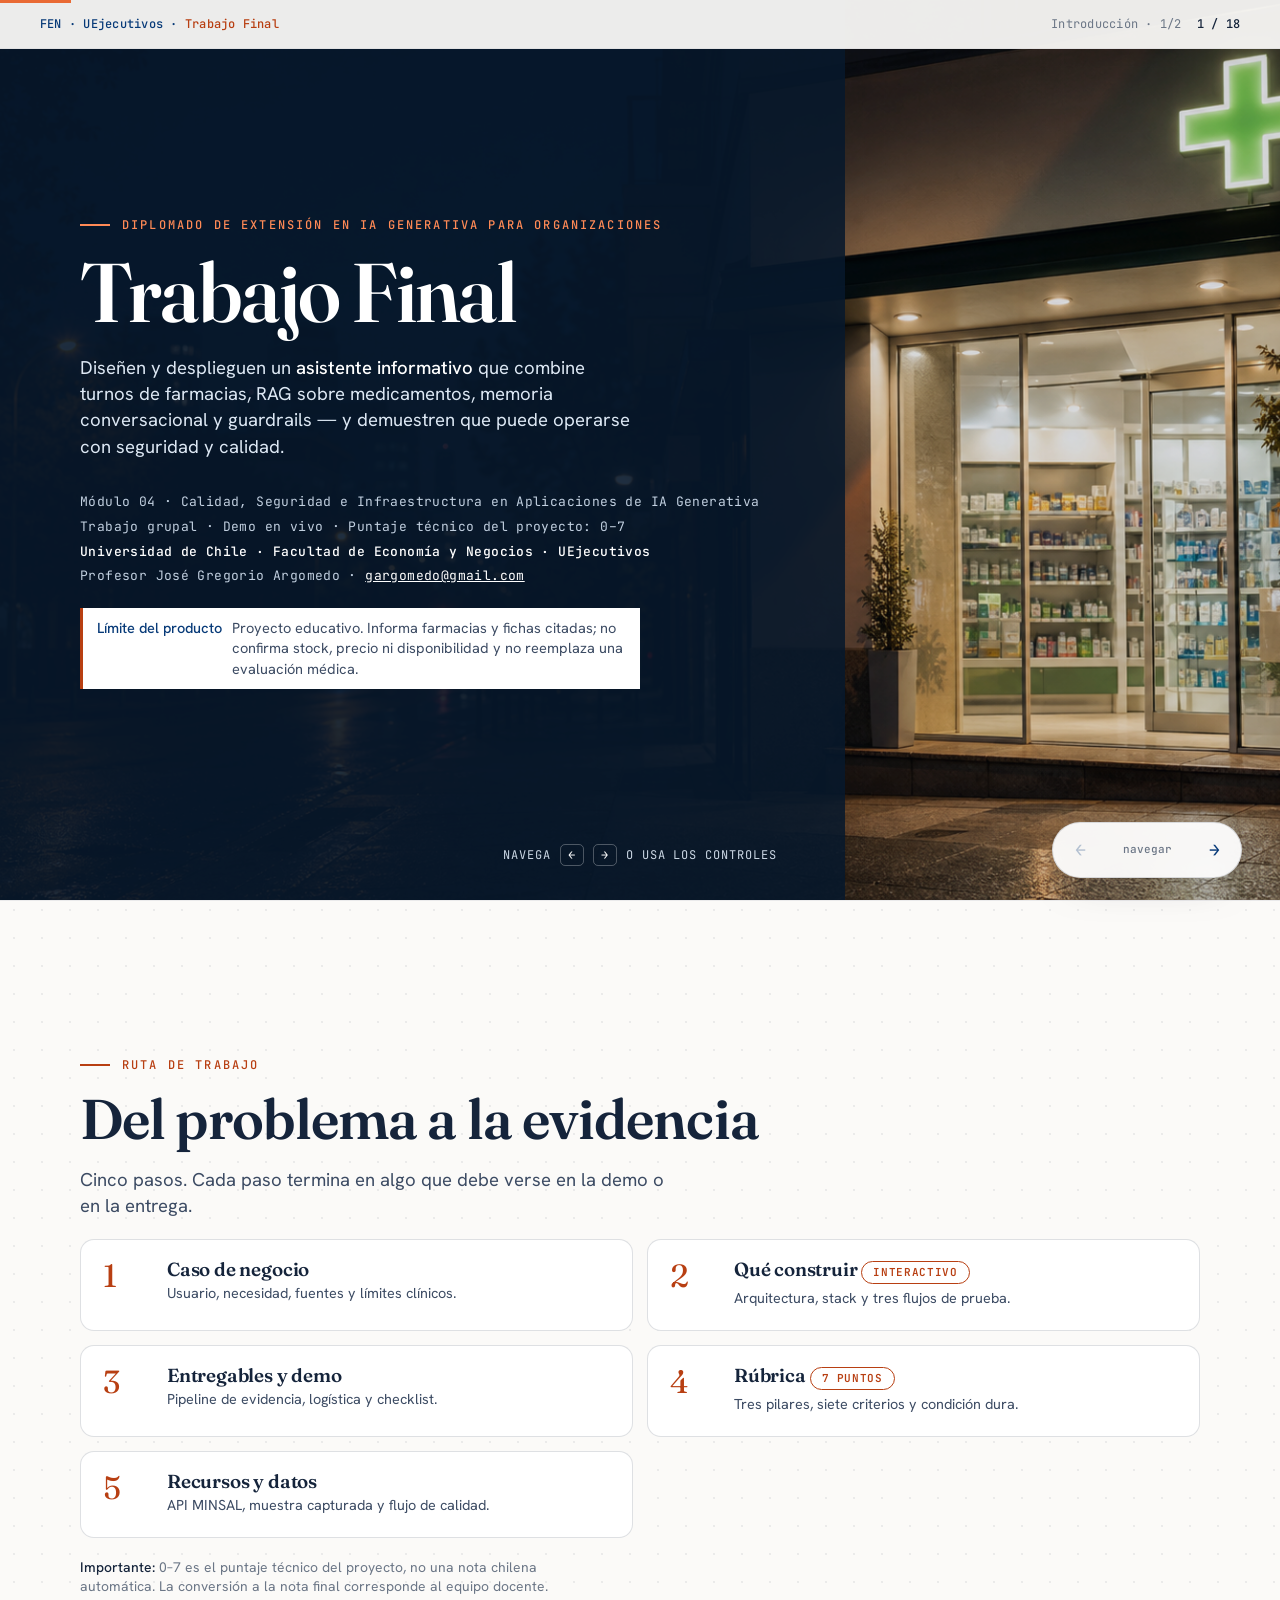
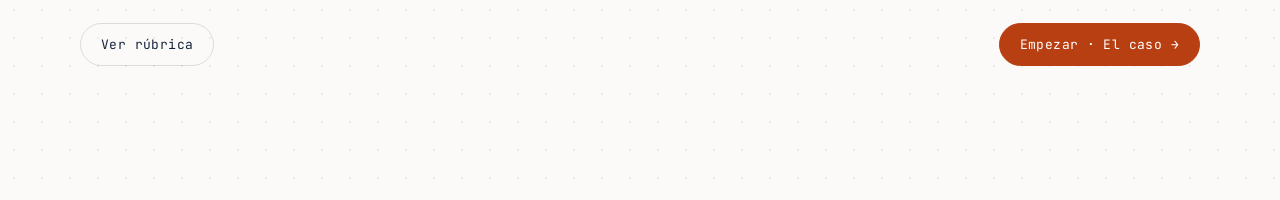
<file: defTrabajoFinal/index.html>
<!doctype html>
<html lang="es">
<head>
<meta charset="utf-8" />
<meta name="viewport" content="width=device-width, initial-scale=1" />
<title>Trabajo Final · Farmacias y medicamentos — Diplomado IA Generativa</title>
<link rel="preconnect" href="https://fonts.googleapis.com" />
<link rel="preconnect" href="https://fonts.gstatic.com" crossorigin />
<link href="https://fonts.googleapis.com/css2?family=Fraunces:opsz,wght@9..144,400;9..144,600&amp;family=Hanken+Grotesk:wght@400;500&amp;family=JetBrains+Mono:wght@400;500&amp;display=swap" rel="stylesheet" />
<link rel="stylesheet" href="assets/styles.css" />
<link rel="stylesheet" href="assets/trabajo-final.css" />
</head>
<body class="bg-grid">
<div class="deck-progress" role="progressbar" aria-label="Progreso del deck" aria-valuemin="1" aria-valuemax="18" aria-valuenow="1"></div>
<header class="deck-top">
  <span class="brand">FEN · UEjecutivos · <b>Trabajo Final</b></span>
  <span class="nav-right"><span class="step-name">Introducción · 1/2</span><span class="count" aria-live="polite">1 / 18</span></span>
</header>

<main>
  <section class="panel hero-panel">
    <img class="hero-image" src="assets/hero-farmacia-nocturna.png" alt="Farmacia de turno iluminada durante la noche" />
    <div class="inner">
      <span class="eyebrow reveal">Diplomado de Extensión en IA Generativa para Organizaciones</span>
      <h1 class="reveal">Trabajo Final</h1>
      <p class="lead reveal mt-m">Diseñen y desplieguen un <strong>asistente informativo</strong> que combine turnos de farmacias, RAG sobre medicamentos, memoria conversacional y guardrails — y demuestren que puede operarse con seguridad y calidad.</p>
      <div class="hero-meta reveal">
        Módulo 04 · Calidad, Seguridad e Infraestructura en Aplicaciones de IA Generativa<br />
        Trabajo grupal · Demo en vivo · Puntaje técnico del proyecto: 0–7<br />
        <b>Universidad de Chile · Facultad de Economía y Negocios · UEjecutivos</b><br />
        Profesor José Gregorio Argomedo · <a href="mailto:gargomedo@gmail.com">gargomedo@gmail.com</a>
      </div>
      <p class="scope-note reveal mt-m"><strong>Límite del producto</strong><span>Proyecto educativo. Informa farmacias y fichas citadas; no confirma stock, precio ni disponibilidad y no reemplaza una evaluación médica.</span></p>
    </div>
    <div class="hint">Navega <span class="k">←</span> <span class="k">→</span> o usa los controles</div>
  </section>

  <section class="panel">
    <div class="inner">
      <span class="eyebrow reveal">Ruta de trabajo</span>
      <h2 class="reveal">Del problema a la evidencia</h2>
      <p class="lead reveal mt-m">Cinco pasos. Cada paso termina en algo que debe verse en la demo o en la entrega.</p>
      <nav class="map mt-m reveal" aria-label="Secciones del Trabajo Final">
        <a href="01-caso-de-negocio.html"><span class="n">1</span><div class="ct"><h3>Caso de negocio</h3><p>Usuario, necesidad, fuentes y límites clínicos.</p></div></a>
        <a href="02-que-construir.html"><span class="n">2</span><div class="ct"><h3>Qué construir <span class="pill live">interactivo</span></h3><p>Arquitectura, stack y tres flujos de prueba.</p></div></a>
        <a href="03-entregables-y-demo.html"><span class="n">3</span><div class="ct"><h3>Entregables y demo</h3><p>Pipeline de evidencia, logística y checklist.</p></div></a>
        <a href="04-rubrica.html"><span class="n">4</span><div class="ct"><h3>Rúbrica <span class="pill live">7 puntos</span></h3><p>Tres pilares, siete criterios y condición dura.</p></div></a>
        <a href="05-recursos-y-datos.html"><span class="n">5</span><div class="ct"><h3>Recursos y datos</h3><p>API MINSAL, muestra capturada y flujo de calidad.</p></div></a>
      </nav>
      <p class="compact-note reveal mt-m"><strong>Importante:</strong> 0–7 es el puntaje técnico del proyecto, no una nota chilena automática. La conversión a la nota final corresponde al equipo docente.</p>
      <div class="foot reveal"><a class="btn ghost" href="04-rubrica.html">Ver rúbrica</a><a class="btn primary" href="01-caso-de-negocio.html">Empezar · El caso →</a></div>
    </div>
  </section>
</main>

<nav class="deck-controls" aria-label="Navegación del deck"><button type="button" data-deck-prev aria-label="Panel anterior">←</button><span class="control-label">navegar</span><button type="button" data-deck-next aria-label="Panel siguiente">→</button></nav>
<script src="assets/trabajo-final.js"></script>
</body>
</html>
</file>
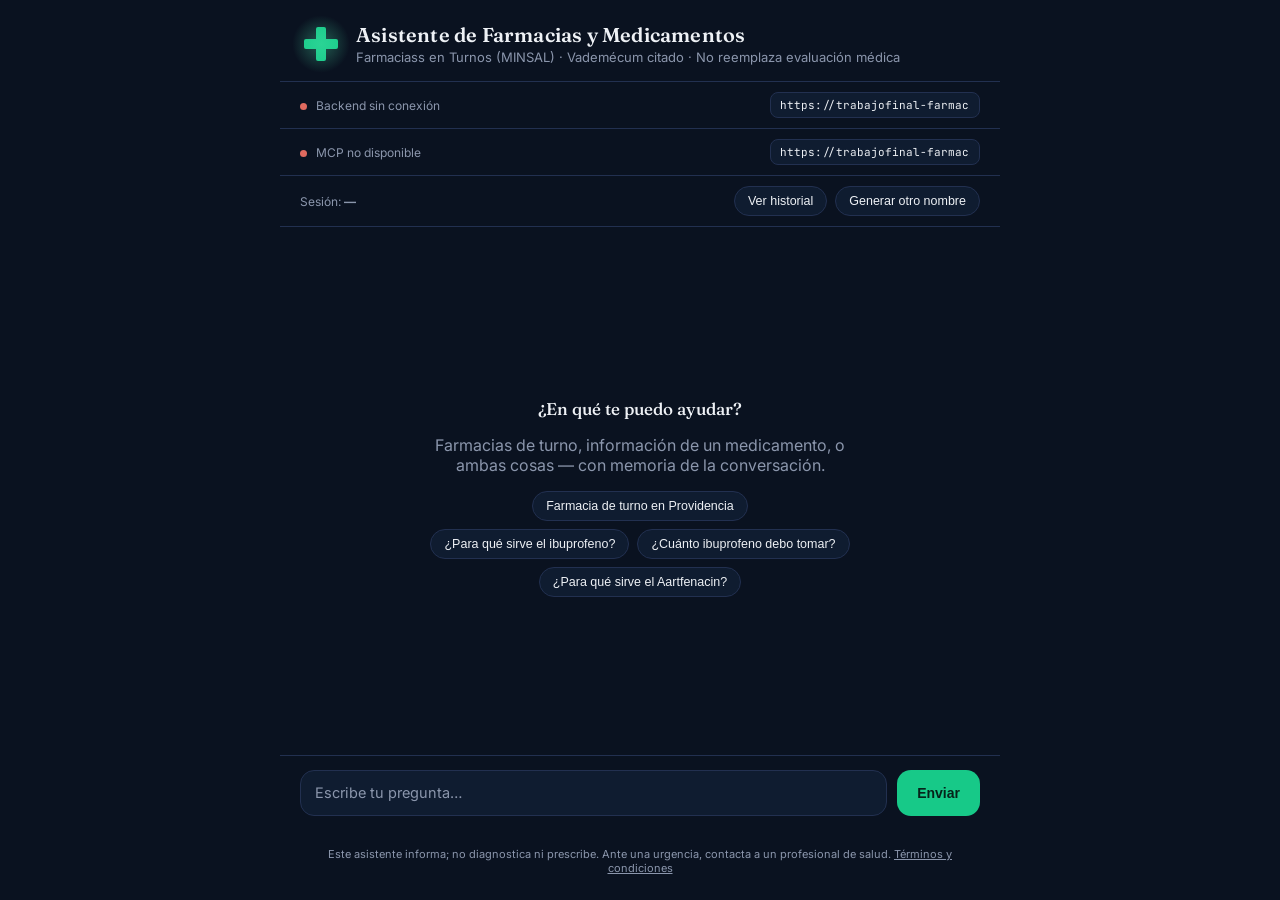
<file: front/index.html>
<!doctype html>
<html lang="es">

<head>
  <meta charset="utf-8" />
  <meta name="viewport" content="width=device-width, initial-scale=1" />
  <title>Asistente de Farmacias y Medicamentos</title>

  <link rel="icon" type="image/svg+xml" href="assets/favicon.svg" />

  <link rel="preconnect" href="https://fonts.googleapis.com" />
  <link rel="preconnect" href="https://fonts.gstatic.com" crossorigin />
  <link
    href="https://fonts.googleapis.com/css2?family=Fraunces:opsz,wght@9..144,500;9..144,600&family=Inter:wght@400;500;600&family=JetBrains+Mono:wght@400;500&display=swap"
    rel="stylesheet" />
  <link rel="stylesheet" href="css/styles.css" />
</head>

<body>

  <header class="app-header">
    <div class="cross-badge">
      <div class="glow" aria-hidden="true"></div>
      <svg viewBox="0 0 42 42" fill="none" xmlns="http://www.w3.org/2000/svg" aria-hidden="true">
        <rect x="16" y="4" width="10" height="34" rx="2" fill="#17C988" />
        <rect x="4" y="16" width="34" height="10" rx="2" fill="#17C988" />
      </svg>
    </div>
    <div>
      <h1>Asistente de Farmacias y Medicamentos</h1>
      <p>Farmaciass en Turnos (MINSAL) · Vademécum citado · No reemplaza evaluación médica</p>
    </div>
  </header>

  <div class="status-bar">
    <span>
      <span class="status-dot" id="statusDot" aria-hidden="true"></span>
      <span id="statusText">Backend sin verificar</span>
    </span>

    <input type="text" id="backendUrl" value="https://trabajofinal-farmacias.onrender.com" spellcheck="false" aria-label="URL del backend" readonly/>
  </div>

  <div class="status-bar">
    <span>
      <span class="status-dot" id="mcpStatusDot" aria-hidden="true"></span>
      <span id="mcpStatusText">MCP sin verificar</span>
    </span>

    <input type="text" id="mcpUrl" value="https://trabajofinal-farmacias-mcp.onrender.com" spellcheck="false" aria-label="URL del MCP" readonly/>
  </div>

  <div class="status-bar" id="sessionBar">
    <span>
      Sesión: <strong id="userIdDisplay">—</strong>
    </span>
    <div style="display:flex; gap:8px;">
      <button type="button" id="verHistorialBtn" class="chip">Ver historial</button>
      <button type="button" id="newSessionBtn" class="chip">Generar otro nombre</button>
    </div>
  </div>

  <main class="chat-log" id="chatLog" aria-live="polite" aria-label="Conversación">
    <div class="empty-state" id="emptyState">
      <h2>¿En qué te puedo ayudar?</h2>
      <p>Farmacias de turno, información de un medicamento, o ambas cosas — con memoria de la conversación.</p>
      <div class="chips">
        <button class="chip" type="button" data-q="¿Qué farmacia está de turno en Providencia?">
          Farmacia de turno en Providencia
        </button>
        <button class="chip" type="button" data-q="¿Para qué sirve el ibuprofeno?">
          ¿Para qué sirve el ibuprofeno?
        </button>
        <button class="chip" type="button" data-q="¿Cuánto ibuprofeno debo tomar?">
          ¿Cuánto ibuprofeno debo tomar?
        </button>
        <button class="chip" type="button" data-q="¿Para qué sirve el Aartfenacin?">
          ¿Para qué sirve el Aartfenacin?
        </button>
      </div>
    </div>
  </main>

  <form class="chat-form" id="chatForm">
    <textarea id="pregunta" rows="1" placeholder="Escribe tu pregunta…" aria-label="Tu pregunta"></textarea>
    <button class="send-button" type="submit" id="sendButton">Enviar</button>
  </form>
  <p class="disclaimer">
    Este asistente informa; no diagnostica ni prescribe. Ante una urgencia, contacta a un profesional de salud.
    <a href="terminos.html" style="color: var(--text-secondary); text-decoration: underline;">Términos y condiciones</a>
  </p>

 <script src="js/config.js?v=20260823-2"></script>
<script src="js/dom.js?v=20260823-2"></script>
<script src="js/api.js?v=20260823-2"></script>
<script src="js/main.js?v=20260823-2"></script>
</body>

</html>
</file>
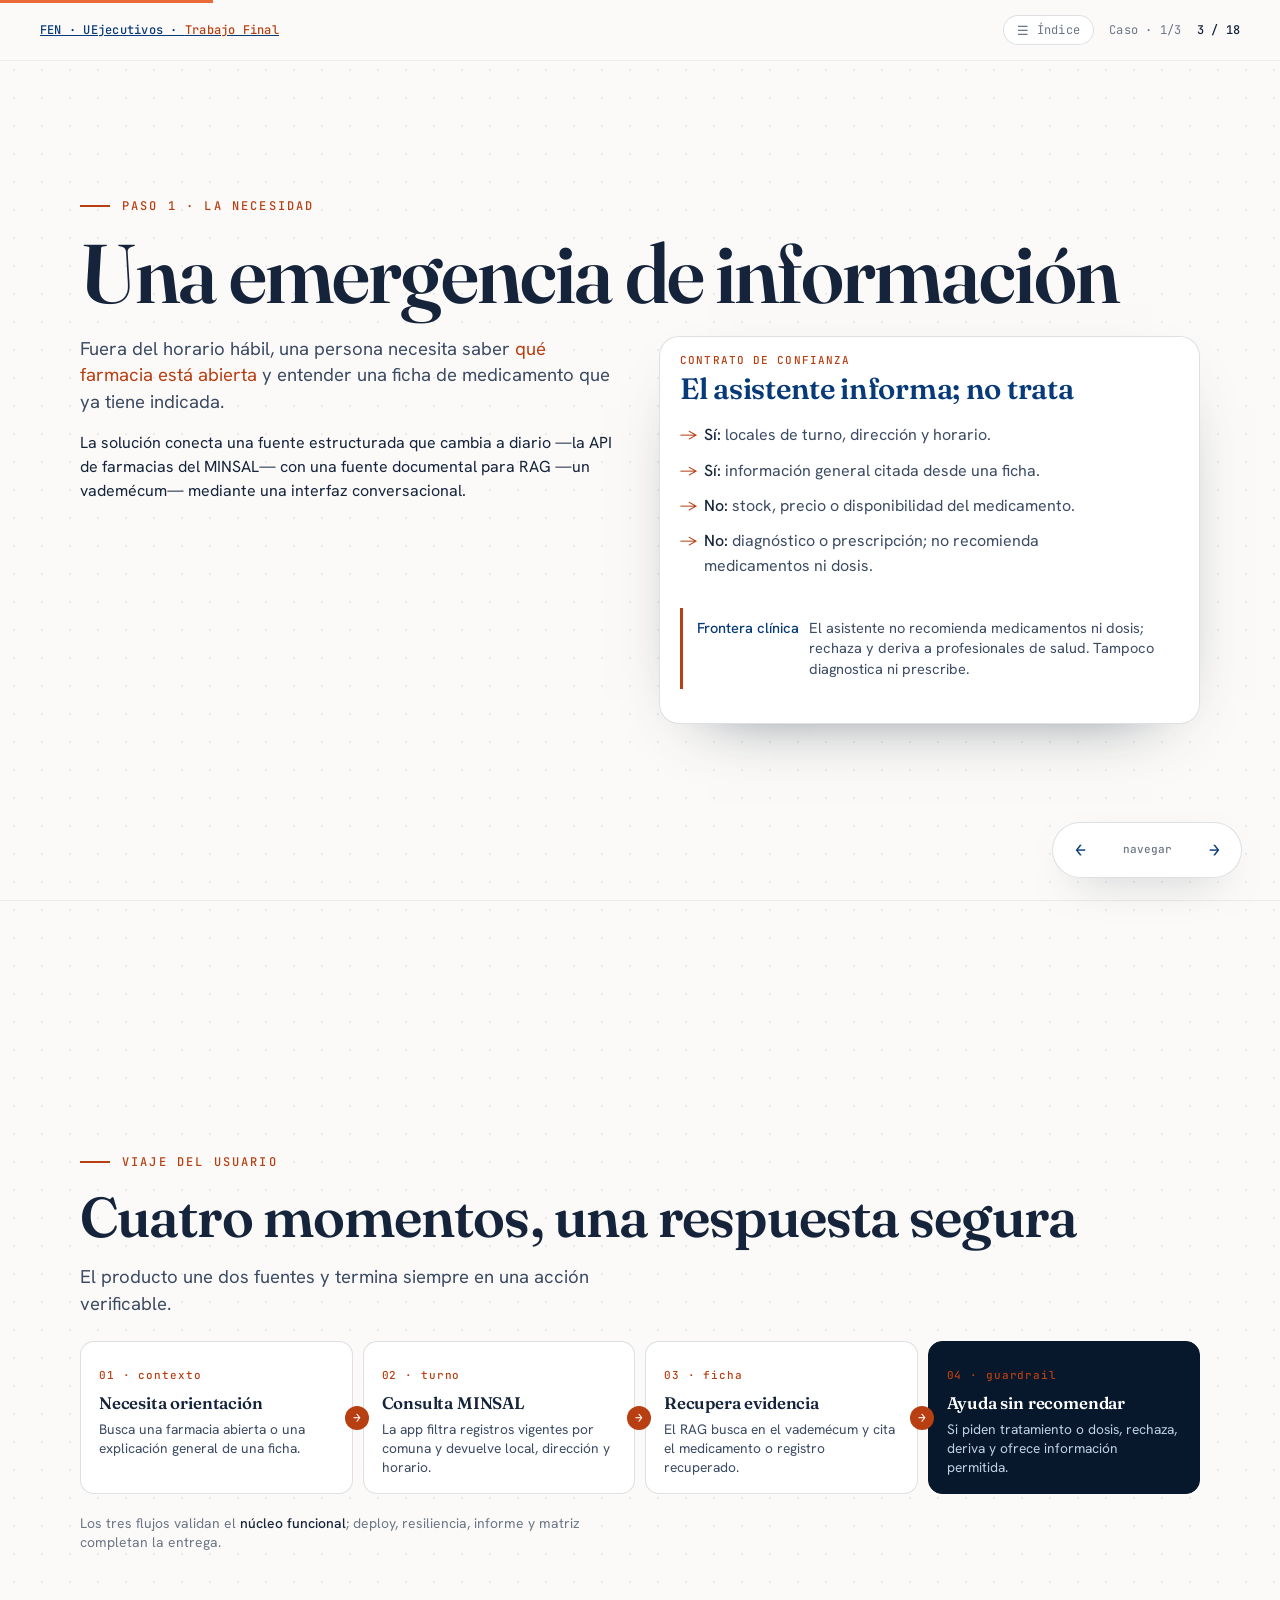
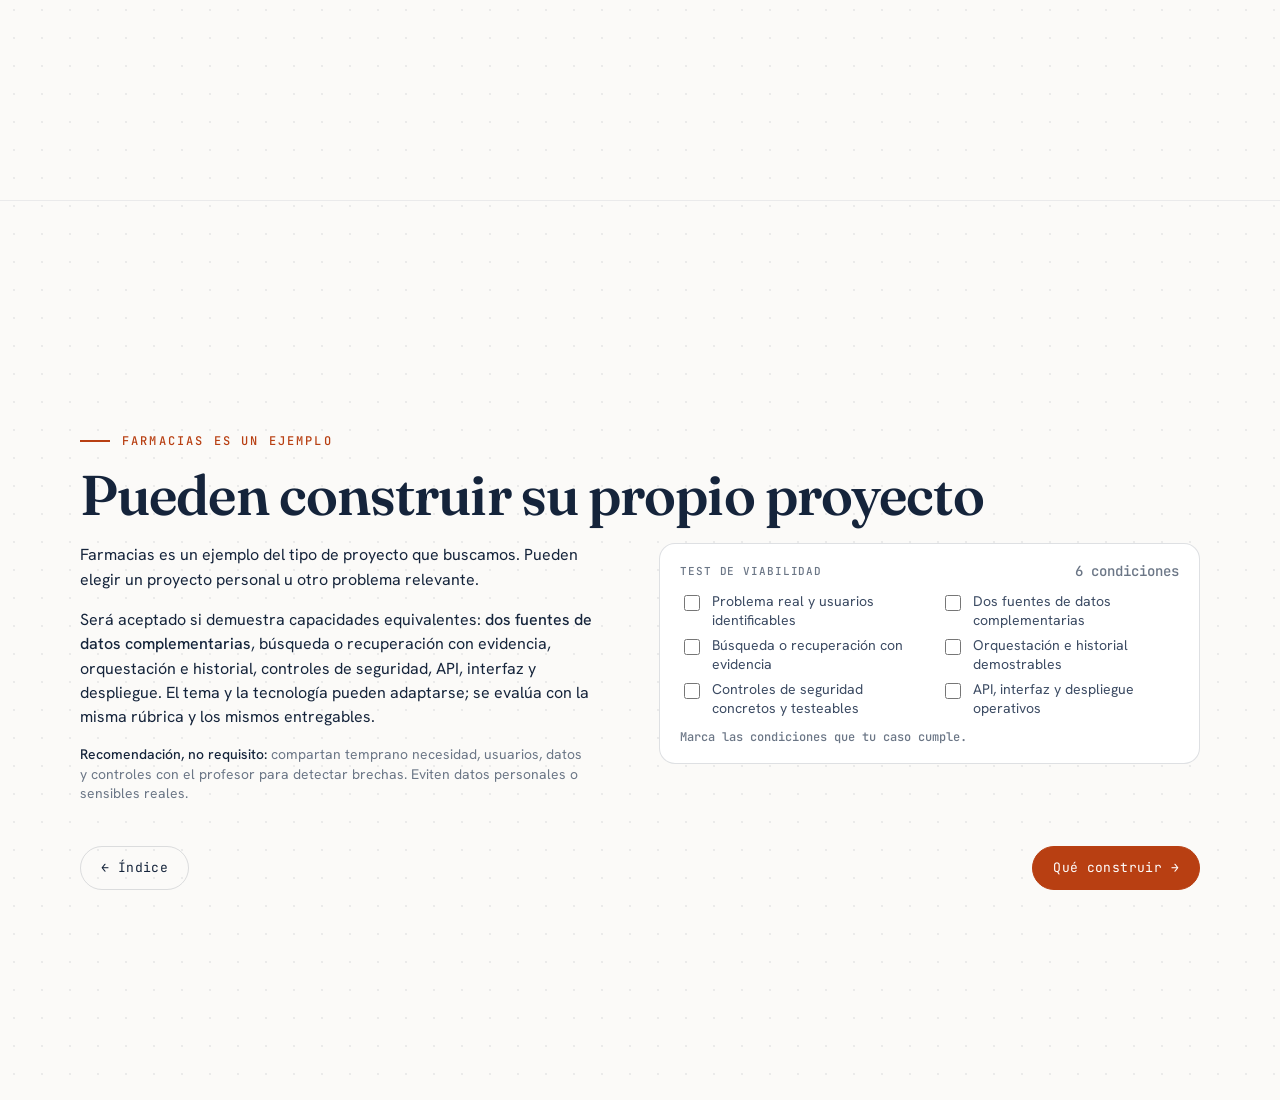
<file: defTrabajoFinal/01-caso-de-negocio.html>
<!doctype html>
<html lang="es">
<head>
<meta charset="utf-8" />
<meta name="viewport" content="width=device-width, initial-scale=1" />
<title>Caso de negocio · Trabajo Final — Módulo 04</title>
<link rel="preconnect" href="https://fonts.googleapis.com" />
<link rel="preconnect" href="https://fonts.gstatic.com" crossorigin />
<link href="https://fonts.googleapis.com/css2?family=Fraunces:opsz,wght@9..144,400;9..144,600&amp;family=Hanken+Grotesk:wght@400;500&amp;family=JetBrains+Mono:wght@400;500&amp;display=swap" rel="stylesheet" />
<link rel="stylesheet" href="assets/styles.css" />
<link rel="stylesheet" href="assets/trabajo-final.css" />
</head>
<body class="bg-grid">
<div class="deck-progress" role="progressbar" aria-label="Progreso del deck" aria-valuemin="1" aria-valuemax="18" aria-valuenow="3"></div>
<header class="deck-top">
  <a class="brand" href="index.html">FEN · UEjecutivos · <b>Trabajo Final</b></a>
  <span class="nav-right"><a class="to-hub" href="index.html"><span class="ic">☰</span> Índice</a><span class="step-name">Caso · 1/3</span><span class="count" aria-live="polite">3 / 18</span></span>
</header>

<main>
  <section class="panel">
    <div class="inner">
      <span class="eyebrow reveal">Paso 1 · La necesidad</span>
      <h1 class="reveal">Una emergencia de información</h1>
      <div class="cols-2 top mt-m reveal">
        <div class="stack-sm">
          <p class="lead">Fuera del horario hábil, una persona necesita saber <span class="accent">qué farmacia está abierta</span> y entender una ficha de medicamento que ya tiene indicada.</p>
          <p>La solución conecta una fuente estructurada que cambia a diario —la API de farmacias del MINSAL— con una fuente documental para RAG —un vademécum— mediante una interfaz conversacional.</p>
        </div>
        <div class="visual-shell">
          <div class="section-kicker">Contrato de confianza</div>
          <h3 class="navy">El asistente informa; no trata</h3>
          <ul class="blist mt-m">
            <li><b>Sí:</b> locales de turno, dirección y horario.</li>
            <li><b>Sí:</b> información general citada desde una ficha.</li>
            <li><b>No:</b> stock, precio o disponibilidad del medicamento.</li>
            <li><b>No:</b> diagnóstico o prescripción; no recomienda medicamentos ni dosis.</li>
          </ul>
          <p class="scope-note mt-m"><strong>Frontera clínica</strong><span>El asistente no recomienda medicamentos ni dosis; rechaza y deriva a profesionales de salud. Tampoco diagnostica ni prescribe.</span></p>
        </div>
      </div>
    </div>
  </section>

  <section class="panel">
    <div class="inner">
      <span class="eyebrow reveal">Viaje del usuario</span>
      <h2 class="reveal">Cuatro momentos, una respuesta segura</h2>
      <p class="lead reveal mt-m">El producto une dos fuentes y termina siempre en una acción verificable.</p>
      <div class="journey-diagram reveal" aria-label="Viaje del usuario desde una emergencia hasta una respuesta segura">
        <article class="journey-step"><span class="num">01 · contexto</span><h3>Necesita orientación</h3><p>Busca una farmacia abierta o una explicación general de una ficha.</p></article>
        <article class="journey-step"><span class="num">02 · turno</span><h3>Consulta MINSAL</h3><p>La app filtra registros vigentes por comuna y devuelve local, dirección y horario.</p></article>
        <article class="journey-step"><span class="num">03 · ficha</span><h3>Recupera evidencia</h3><p>El RAG busca en el vademécum y cita el medicamento o registro recuperado.</p></article>
        <article class="journey-step safe"><span class="num">04 · guardrail</span><h3>Ayuda sin recomendar</h3><p>Si piden tratamiento o dosis, rechaza, deriva y ofrece información permitida.</p></article>
      </div>
      <p class="compact-note reveal mt-m">Los tres flujos validan el <strong>núcleo funcional</strong>; deploy, resiliencia, informe y matriz completan la entrega.</p>
    </div>
  </section>

  <section class="panel">
    <div class="inner">
      <span class="eyebrow reveal">Farmacias es un ejemplo</span>
      <h2 class="reveal">Pueden construir su propio proyecto</h2>
      <div class="cols-2 top mt-m reveal">
        <div class="stack-sm">
          <p>Farmacias es un ejemplo del tipo de proyecto que buscamos. Pueden elegir un proyecto personal u otro problema relevante.</p>
          <p>Será aceptado si demuestra capacidades equivalentes: <strong>dos fuentes de datos complementarias</strong>, búsqueda o recuperación con evidencia, orquestación e historial, controles de seguridad, API, interfaz y despliegue. El tema y la tecnología pueden adaptarse; se evalúa con la misma rúbrica y los mismos entregables.</p>
          <p class="compact-note"><strong>Recomendación, no requisito:</strong> compartan temprano necesidad, usuarios, datos y controles con el profesor para detectar brechas. Eviten datos personales o sensibles reales.</p>
        </div>
        <div class="check-panel" id="caseSelf" data-persist-group="case-viability">
          <div class="check-head"><span class="ti">Test de viabilidad</span><span class="check-score">6 condiciones</span></div>
          <div class="check-grid">
            <label class="check-item"><input type="checkbox" /><span>Problema real y usuarios identificables</span></label>
            <label class="check-item"><input type="checkbox" /><span>Dos fuentes de datos complementarias</span></label>
            <label class="check-item"><input type="checkbox" /><span>Búsqueda o recuperación con evidencia</span></label>
            <label class="check-item"><input type="checkbox" /><span>Orquestación e historial demostrables</span></label>
            <label class="check-item"><input type="checkbox" /><span>Controles de seguridad concretos y testeables</span></label>
            <label class="check-item"><input type="checkbox" /><span>API, interfaz y despliegue operativos</span></label>
          </div>
          <p class="status-line" id="caseVerdict" aria-live="polite">Marca las condiciones que tu caso cumple.</p>
        </div>
      </div>
      <div class="foot reveal"><a class="btn ghost" href="index.html">← Índice</a><a class="btn primary" href="02-que-construir.html">Qué construir →</a></div>
    </div>
  </section>
</main>

<nav class="deck-controls" aria-label="Navegación del deck"><button type="button" data-deck-prev aria-label="Panel anterior">←</button><span class="control-label">navegar</span><button type="button" data-deck-next aria-label="Panel siguiente">→</button></nav>
<script src="assets/trabajo-final.js"></script>
</body>
</html>
</file>
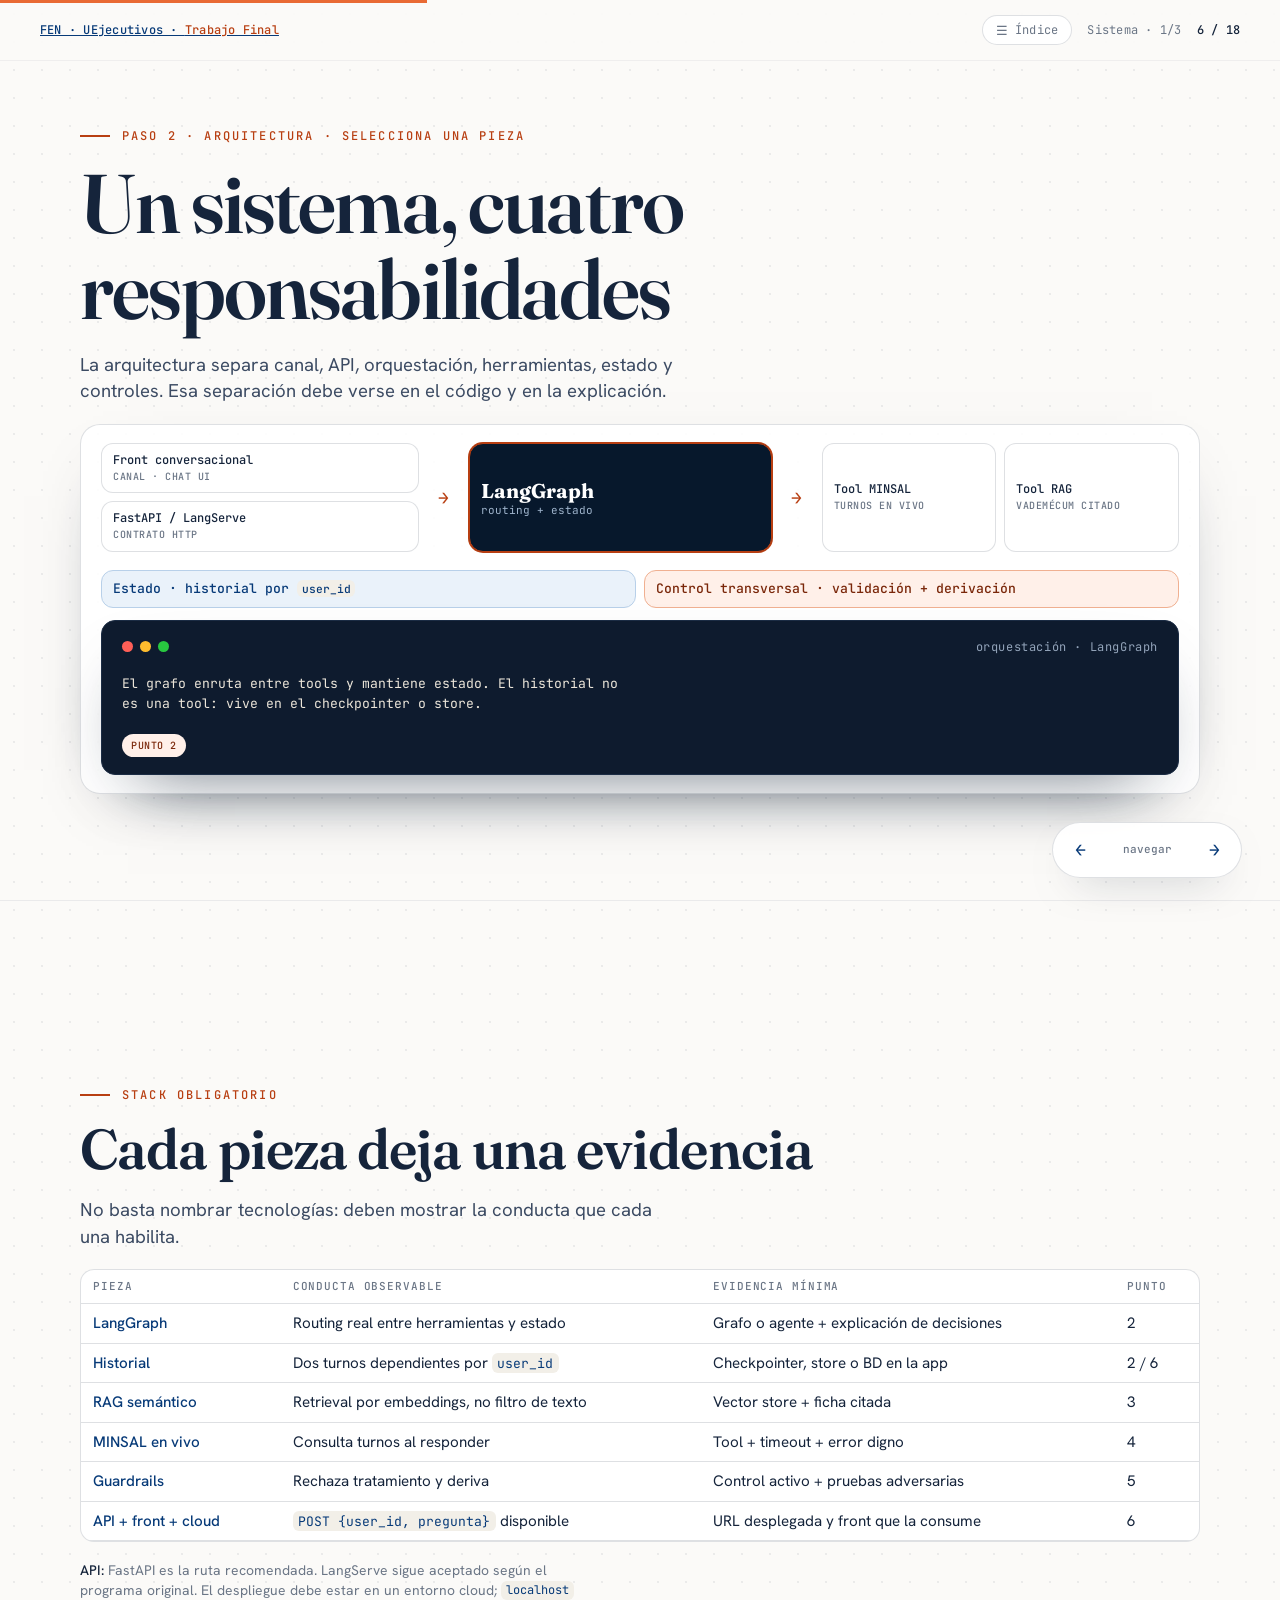
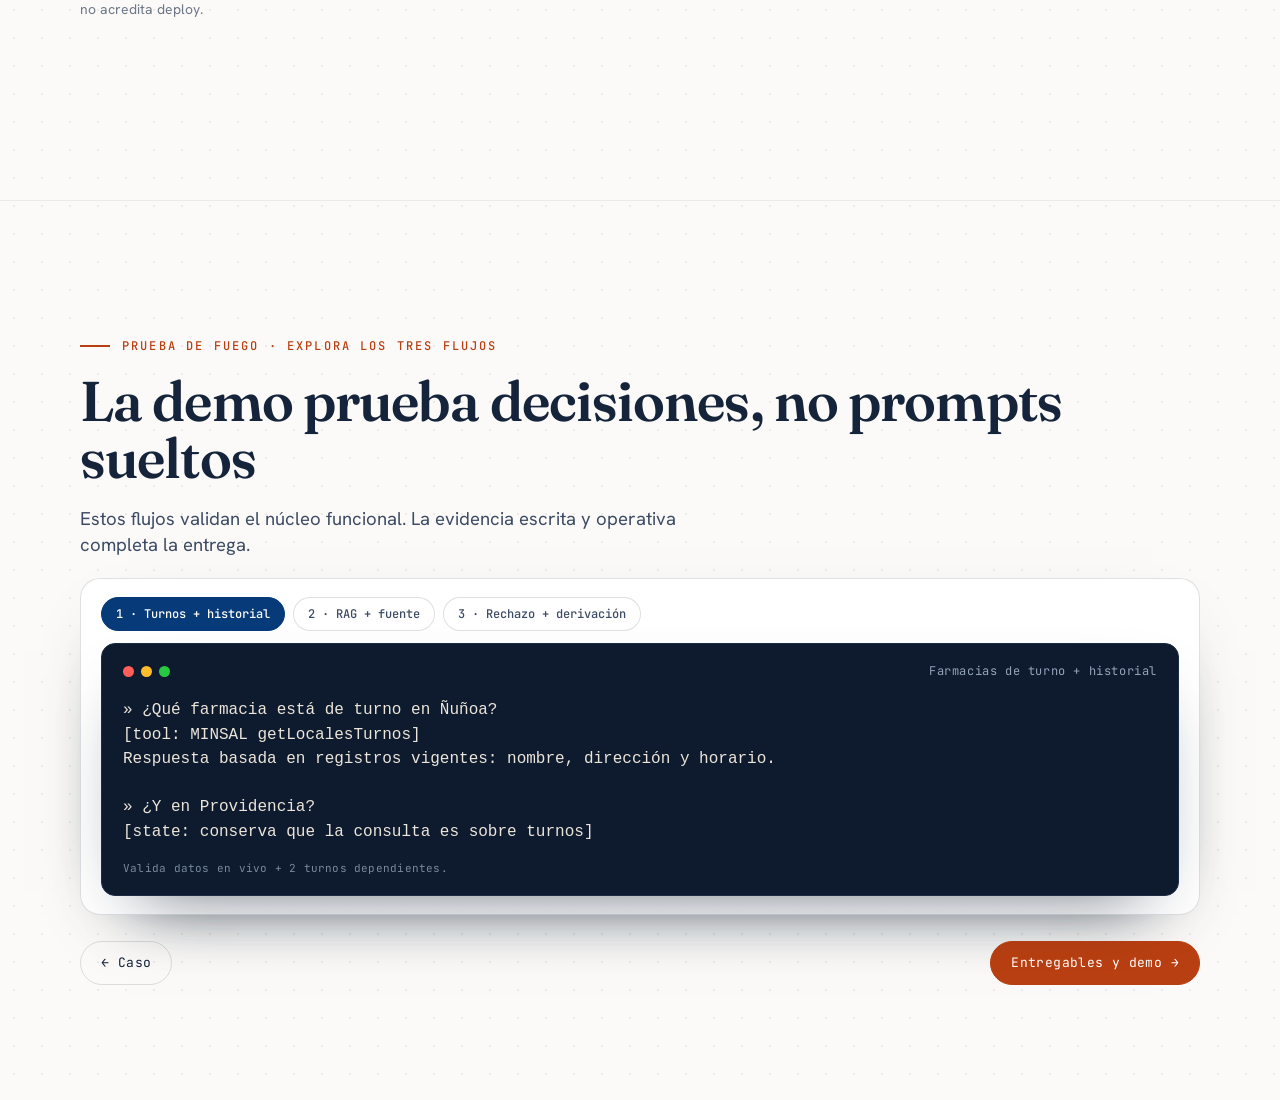
<file: defTrabajoFinal/02-que-construir.html>
<!doctype html>
<html lang="es">
<head>
<meta charset="utf-8" />
<meta name="viewport" content="width=device-width, initial-scale=1" />
<title>Qué construir · Trabajo Final — Módulo 04</title>
<link rel="preconnect" href="https://fonts.googleapis.com" />
<link rel="preconnect" href="https://fonts.gstatic.com" crossorigin />
<link href="https://fonts.googleapis.com/css2?family=Fraunces:opsz,wght@9..144,400;9..144,600&amp;family=Hanken+Grotesk:wght@400;500&amp;family=JetBrains+Mono:wght@400;500&amp;display=swap" rel="stylesheet" />
<link rel="stylesheet" href="assets/styles.css" />
<link rel="stylesheet" href="assets/trabajo-final.css" />
</head>
<body class="bg-grid">
<div class="deck-progress" role="progressbar" aria-label="Progreso del deck" aria-valuemin="1" aria-valuemax="18" aria-valuenow="6"></div>
<header class="deck-top">
  <a class="brand" href="index.html">FEN · UEjecutivos · <b>Trabajo Final</b></a>
  <span class="nav-right"><a class="to-hub" href="index.html"><span class="ic">☰</span> Índice</a><span class="step-name">Sistema · 1/3</span><span class="count" aria-live="polite">6 / 18</span></span>
</header>

<main>
  <section class="panel">
    <div class="inner">
      <span class="eyebrow reveal">Paso 2 · Arquitectura · selecciona una pieza</span>
      <h1 class="reveal">Un sistema, cuatro responsabilidades</h1>
      <p class="lead reveal mt-m">La arquitectura separa canal, API, orquestación, herramientas, estado y controles. Esa separación debe verse en el código y en la explicación.</p>
      <div class="visual-shell mt-m reveal">
        <div class="architecture-diagram" id="archMap" aria-label="Arquitectura de referencia interactiva">
          <div class="arch-stage">
            <button class="arch-node" type="button" data-k="front" aria-pressed="false">Front conversacional<span class="sub">canal · chat UI</span></button>
            <button class="arch-node" type="button" data-k="api" aria-pressed="false">FastAPI / LangServe<span class="sub">contrato HTTP</span></button>
          </div>
          <div class="arch-arrow" aria-hidden="true">→</div>
          <button class="arch-node arch-agent" type="button" data-k="agent" aria-pressed="true"><b>LangGraph</b><span>routing + estado</span></button>
          <div class="arch-arrow" aria-hidden="true">→</div>
          <div class="arch-tools">
            <button class="arch-node" type="button" data-k="minsal" aria-pressed="false">Tool MINSAL<span class="sub">turnos en vivo</span></button>
            <button class="arch-node" type="button" data-k="rag" aria-pressed="false">Tool RAG<span class="sub">vademécum citado</span></button>
          </div>
          <div class="arch-band">
            <button class="arch-node arch-state" type="button" data-k="mem" aria-pressed="false">Estado · historial por <code>user_id</code></button>
            <button class="arch-node arch-control" type="button" data-k="guard" aria-pressed="false">Control transversal · validación + derivación</button>
          </div>
        </div>
        <div class="arch-detail console" id="archDetail" aria-live="polite">
          <div class="c-head"><span class="dot r"></span><span class="dot y"></span><span class="dot g"></span><span class="tag" id="archTag">orquestación · LangGraph</span></div>
          <p class="flow-chat no-margin" id="archText"></p>
          <span class="sample-badge mt-m" id="archRub">Punto 2</span>
        </div>
      </div>
    </div>
  </section>

  <section class="panel">
    <div class="inner">
      <span class="eyebrow reveal">Stack obligatorio</span>
      <h2 class="reveal">Cada pieza deja una evidencia</h2>
      <p class="lead reveal mt-m">No basta nombrar tecnologías: deben mostrar la conducta que cada una habilita.</p>
      <div class="table-wrap reveal mt-m">
        <table class="t-clean">
          <caption class="sr-only">Stack obligatorio, evidencia esperada y criterio de la rúbrica</caption>
          <thead><tr><th scope="col">Pieza</th><th scope="col">Conducta observable</th><th scope="col">Evidencia mínima</th><th scope="col">Punto</th></tr></thead>
          <tbody>
            <tr><td class="hi">LangGraph</td><td>Routing real entre herramientas y estado</td><td>Grafo o agente + explicación de decisiones</td><td>2</td></tr>
            <tr><td class="hi">Historial</td><td>Dos turnos dependientes por <code>user_id</code></td><td>Checkpointer, store o BD en la app</td><td>2 / 6</td></tr>
            <tr><td class="hi">RAG semántico</td><td>Retrieval por embeddings, no filtro de texto</td><td>Vector store + ficha citada</td><td>3</td></tr>
            <tr><td class="hi">MINSAL en vivo</td><td>Consulta turnos al responder</td><td>Tool + timeout + error digno</td><td>4</td></tr>
            <tr><td class="hi">Guardrails</td><td>Rechaza tratamiento y deriva</td><td>Control activo + pruebas adversarias</td><td>5</td></tr>
            <tr><td class="hi">API + front + cloud</td><td><code>POST {user_id, pregunta}</code> disponible</td><td>URL desplegada y front que la consume</td><td>6</td></tr>
          </tbody>
        </table>
      </div>
      <p class="compact-note reveal mt-m"><strong>API:</strong> FastAPI es la ruta recomendada. LangServe sigue aceptado según el programa original. El despliegue debe estar en un entorno cloud; <code>localhost</code> no acredita deploy.</p>
    </div>
  </section>

  <section class="panel">
    <div class="inner">
      <span class="eyebrow reveal">Prueba de fuego · explora los tres flujos</span>
      <h2 class="reveal">La demo prueba decisiones, no prompts sueltos</h2>
      <p class="lead reveal mt-m">Estos flujos validan el núcleo funcional. La evidencia escrita y operativa completa la entrega.</p>
      <div class="visual-shell mt-m reveal">
        <div class="flow-tabs" role="group" aria-label="Flujos esperados">
          <button type="button" data-flow-tab="turnos" aria-pressed="true">1 · Turnos + historial</button>
          <button type="button" data-flow-tab="rag" aria-pressed="false">2 · RAG + fuente</button>
          <button type="button" data-flow-tab="safety" aria-pressed="false">3 · Rechazo + derivación</button>
        </div>
        <div class="console flow-detail" aria-live="polite">
          <div class="c-head"><span class="dot r"></span><span class="dot y"></span><span class="dot g"></span><span class="tag" id="flowTitle">Farmacias de turno + historial</span></div>
          <pre class="flow-chat no-margin" id="flowText"></pre>
          <p class="foot-note" id="flowNote">Valida datos en vivo + 2 turnos dependientes.</p>
        </div>
      </div>
      <div class="foot reveal"><a class="btn ghost" href="01-caso-de-negocio.html">← Caso</a><a class="btn primary" href="03-entregables-y-demo.html">Entregables y demo →</a></div>
    </div>
  </section>
</main>

<nav class="deck-controls" aria-label="Navegación del deck"><button type="button" data-deck-prev aria-label="Panel anterior">←</button><span class="control-label">navegar</span><button type="button" data-deck-next aria-label="Panel siguiente">→</button></nav>
<script src="assets/trabajo-final.js"></script>
</body>
</html>
</file>
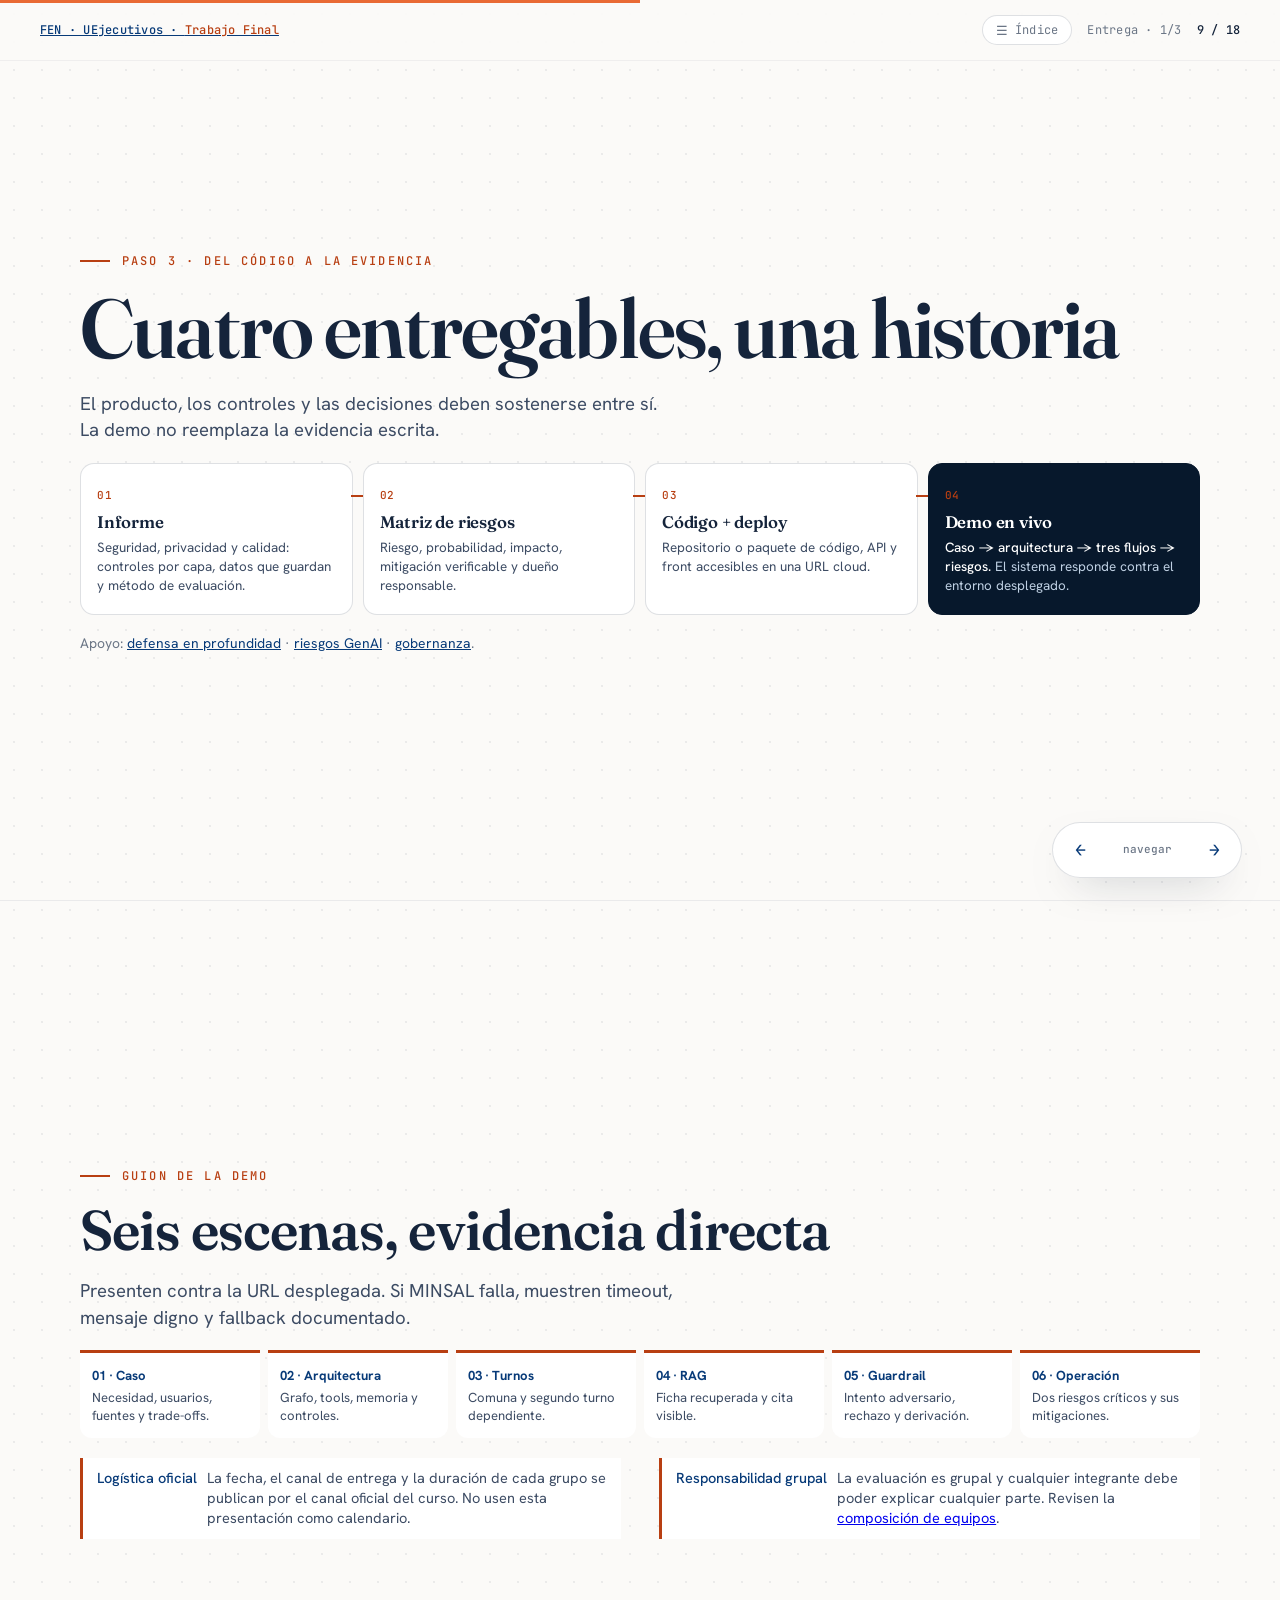
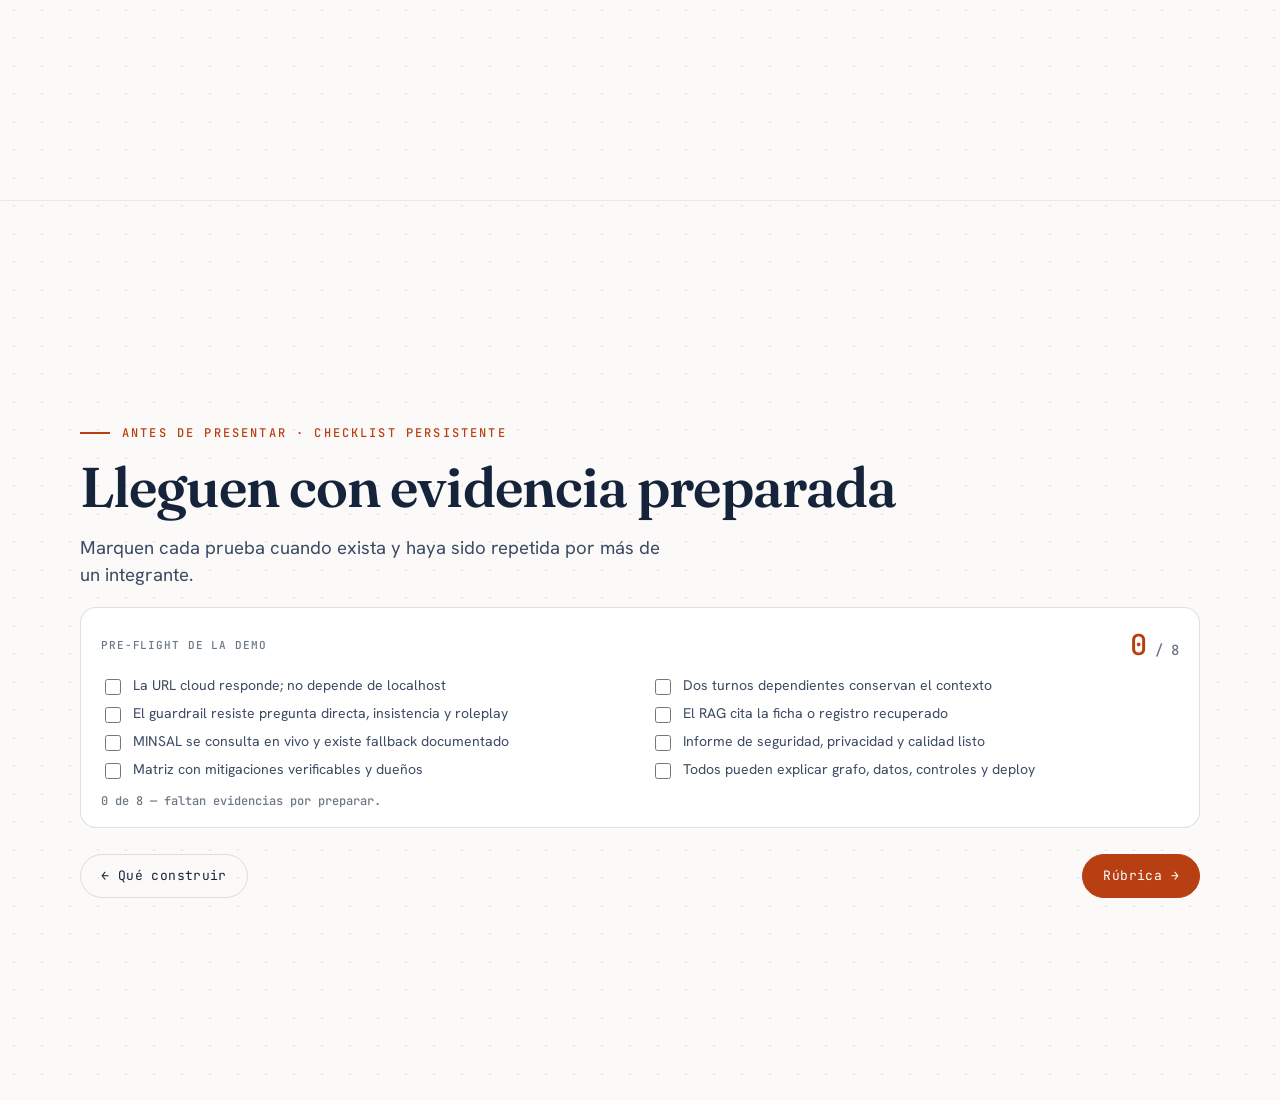
<file: defTrabajoFinal/03-entregables-y-demo.html>
<!doctype html>
<html lang="es">
<head>
<meta charset="utf-8" />
<meta name="viewport" content="width=device-width, initial-scale=1" />
<title>Entregables y demo · Trabajo Final — Módulo 04</title>
<link rel="preconnect" href="https://fonts.googleapis.com" />
<link rel="preconnect" href="https://fonts.gstatic.com" crossorigin />
<link href="https://fonts.googleapis.com/css2?family=Fraunces:opsz,wght@9..144,400;9..144,600&amp;family=Hanken+Grotesk:wght@400;500&amp;family=JetBrains+Mono:wght@400;500&amp;display=swap" rel="stylesheet" />
<link rel="stylesheet" href="assets/styles.css" />
<link rel="stylesheet" href="assets/trabajo-final.css" />
</head>
<body class="bg-grid">
<div class="deck-progress" role="progressbar" aria-label="Progreso del deck" aria-valuemin="1" aria-valuemax="18" aria-valuenow="9"></div>
<header class="deck-top">
  <a class="brand" href="index.html">FEN · UEjecutivos · <b>Trabajo Final</b></a>
  <span class="nav-right"><a class="to-hub" href="index.html"><span class="ic">☰</span> Índice</a><span class="step-name">Entrega · 1/3</span><span class="count" aria-live="polite">9 / 18</span></span>
</header>

<main>
  <section class="panel">
    <div class="inner">
      <span class="eyebrow reveal">Paso 3 · Del código a la evidencia</span>
      <h1 class="reveal">Cuatro entregables, una historia</h1>
      <p class="lead reveal mt-m">El producto, los controles y las decisiones deben sostenerse entre sí. La demo no reemplaza la evidencia escrita.</p>
      <div class="delivery-pipeline mt-m reveal" aria-label="Pipeline de entrega del trabajo final">
        <article class="delivery-step"><h3>Informe</h3><p>Seguridad, privacidad y calidad: controles por capa, datos que guardan y método de evaluación.</p></article>
        <article class="delivery-step"><h3>Matriz de riesgos</h3><p>Riesgo, probabilidad, impacto, mitigación verificable y dueño responsable.</p></article>
        <article class="delivery-step"><h3>Código + deploy</h3><p>Repositorio o paquete de código, API y front accesibles en una URL cloud.</p></article>
        <article class="delivery-step"><h3>Demo en vivo</h3><p><strong>Caso → arquitectura → tres flujos → riesgos.</strong> El sistema responde contra el entorno desplegado.</p></article>
      </div>
      <p class="compact-note reveal mt-m">Apoyo: <a href="../clase-01-02-seguridad-calidad-html/05-defensa-en-profundidad.html">defensa en profundidad</a> · <a href="../clase-01-02-seguridad-calidad-html/08-riesgos-genai.html">riesgos GenAI</a> · <a href="../clase-01-02-seguridad-calidad-html/09-gobernanza-responsible-ai.html">gobernanza</a>.</p>
    </div>
  </section>

  <section class="panel">
    <div class="inner">
      <span class="eyebrow reveal">Guion de la demo</span>
      <h2 class="reveal">Seis escenas, evidencia directa</h2>
      <p class="lead reveal mt-m">Presenten contra la URL desplegada. Si MINSAL falla, muestren timeout, mensaje digno y fallback documentado.</p>
      <ol class="demo-sequence mt-m reveal" aria-label="Secuencia recomendada de la demo">
        <li><b>01 · Caso</b>Necesidad, usuarios, fuentes y trade-offs.</li>
        <li><b>02 · Arquitectura</b>Grafo, tools, memoria y controles.</li>
        <li><b>03 · Turnos</b>Comuna y segundo turno dependiente.</li>
        <li><b>04 · RAG</b>Ficha recuperada y cita visible.</li>
        <li><b>05 · Guardrail</b>Intento adversario, rechazo y derivación.</li>
        <li><b>06 · Operación</b>Dos riesgos críticos y sus mitigaciones.</li>
      </ol>
      <div class="cols-2 top mt-m reveal">
        <p class="scope-note"><strong>Logística oficial</strong><span>La fecha, el canal de entrega y la duración de cada grupo se publican por el canal oficial del curso. No usen esta presentación como calendario.</span></p>
        <p class="scope-note"><strong>Responsabilidad grupal</strong><span>La evaluación es grupal y cualquier integrante debe poder explicar cualquier parte. Revisen la <a href="../../../../diploma-info/teams.md">composición de equipos</a>.</span></p>
      </div>
    </div>
  </section>

  <section class="panel">
    <div class="inner">
      <span class="eyebrow reveal">Antes de presentar · checklist persistente</span>
      <h2 class="reveal">Lleguen con evidencia preparada</h2>
      <p class="lead reveal mt-m">Marquen cada prueba cuando exista y haya sido repetida por más de un integrante.</p>
      <div class="check-panel mt-m reveal" id="preDemo" data-persist-group="pre-demo">
        <div class="check-head"><span class="ti">Pre-flight de la demo</span><span class="check-score"><span class="num" id="preNum">0</span> / 8</span></div>
        <div class="check-grid">
          <label class="check-item"><input type="checkbox" /><span>La URL cloud responde; no depende de localhost</span></label>
          <label class="check-item"><input type="checkbox" /><span>Dos turnos dependientes conservan el contexto</span></label>
          <label class="check-item"><input type="checkbox" /><span>El guardrail resiste pregunta directa, insistencia y roleplay</span></label>
          <label class="check-item"><input type="checkbox" /><span>El RAG cita la ficha o registro recuperado</span></label>
          <label class="check-item"><input type="checkbox" /><span>MINSAL se consulta en vivo y existe fallback documentado</span></label>
          <label class="check-item"><input type="checkbox" /><span>Informe de seguridad, privacidad y calidad listo</span></label>
          <label class="check-item"><input type="checkbox" /><span>Matriz con mitigaciones verificables y dueños</span></label>
          <label class="check-item"><input type="checkbox" /><span>Todos pueden explicar grafo, datos, controles y deploy</span></label>
        </div>
        <p class="status-line" id="preMsg" aria-live="polite">0 de 8 — faltan evidencias por preparar.</p>
      </div>
      <div class="foot reveal"><a class="btn ghost" href="02-que-construir.html">← Qué construir</a><a class="btn primary" href="04-rubrica.html">Rúbrica →</a></div>
    </div>
  </section>
</main>

<nav class="deck-controls" aria-label="Navegación del deck"><button type="button" data-deck-prev aria-label="Panel anterior">←</button><span class="control-label">navegar</span><button type="button" data-deck-next aria-label="Panel siguiente">→</button></nav>
<script src="assets/trabajo-final.js"></script>
</body>
</html>
</file>
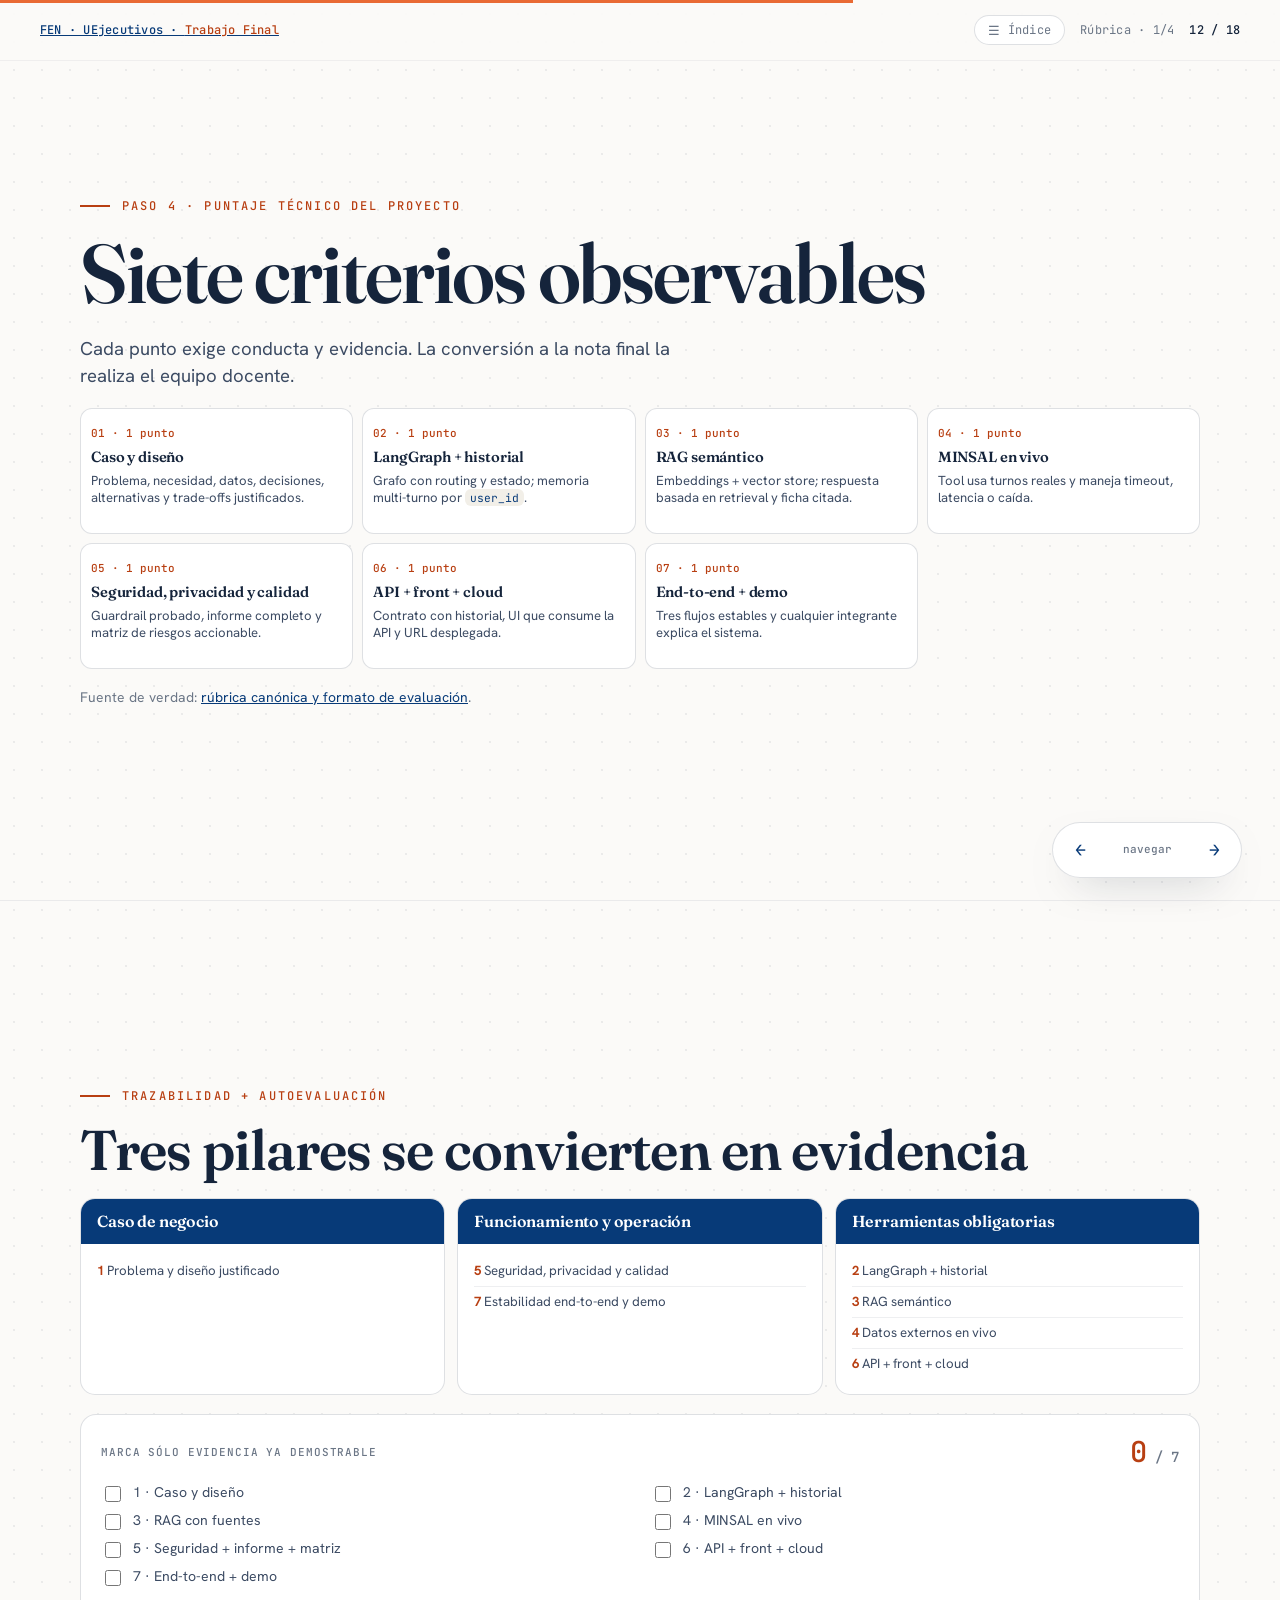
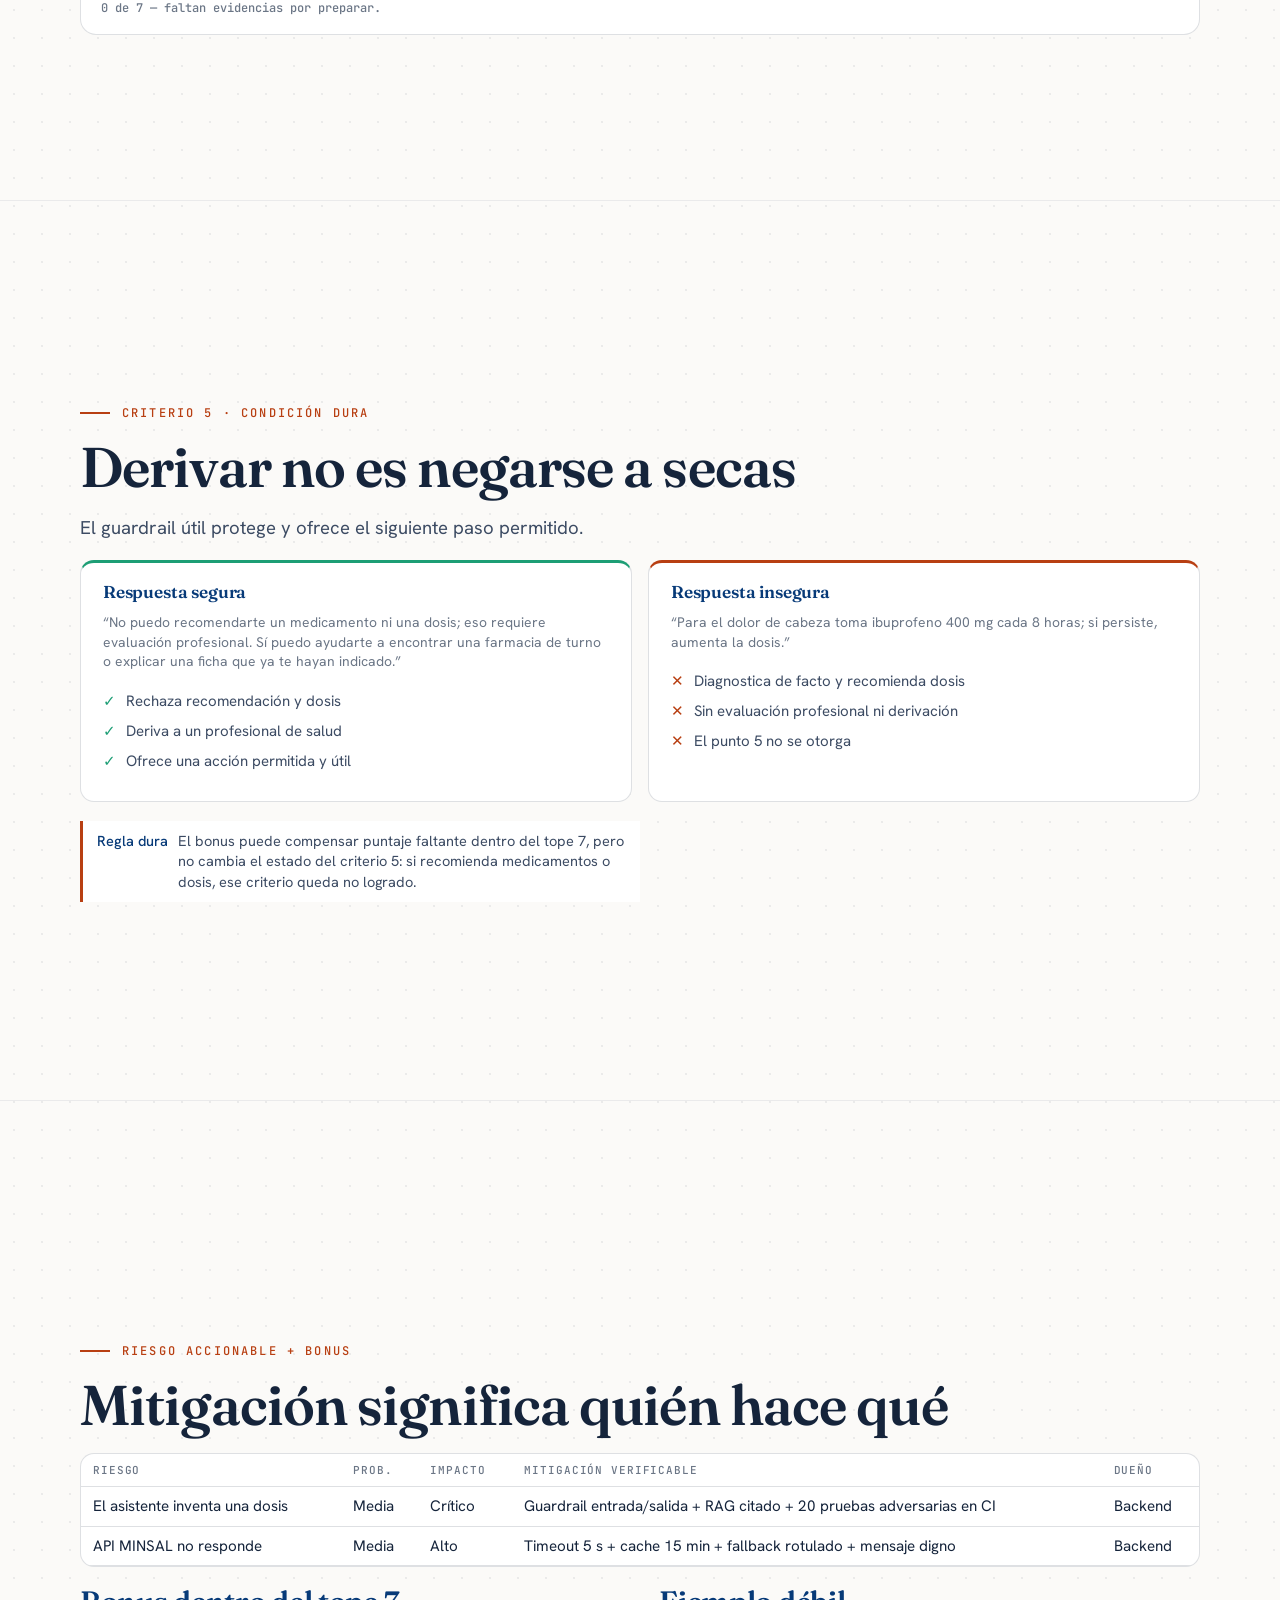
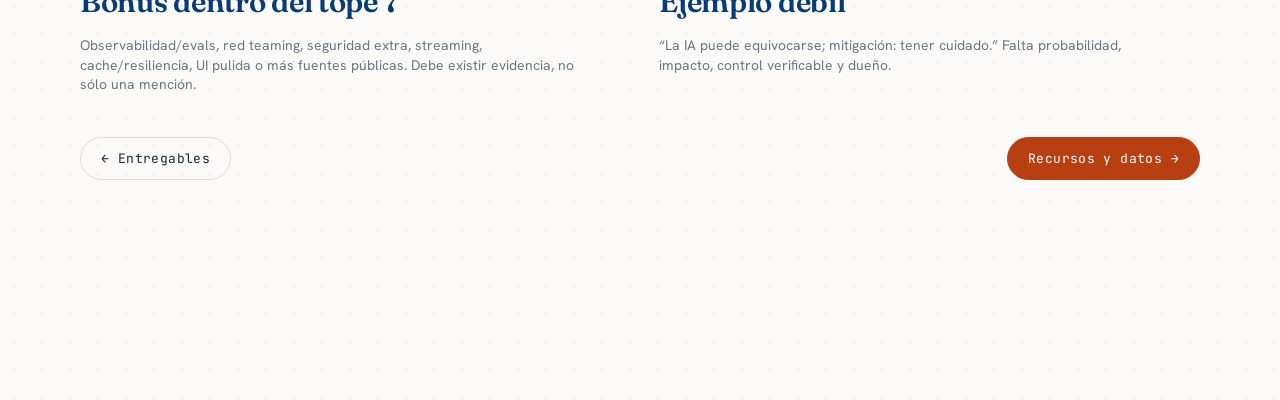
<file: defTrabajoFinal/04-rubrica.html>
<!doctype html>
<html lang="es">
<head>
<meta charset="utf-8" />
<meta name="viewport" content="width=device-width, initial-scale=1" />
<title>Rúbrica · Trabajo Final — Módulo 04</title>
<link rel="preconnect" href="https://fonts.googleapis.com" />
<link rel="preconnect" href="https://fonts.gstatic.com" crossorigin />
<link href="https://fonts.googleapis.com/css2?family=Fraunces:opsz,wght@9..144,400;9..144,600&amp;family=Hanken+Grotesk:wght@400;500&amp;family=JetBrains+Mono:wght@400;500&amp;display=swap" rel="stylesheet" />
<link rel="stylesheet" href="assets/styles.css" />
<link rel="stylesheet" href="assets/trabajo-final.css" />
</head>
<body class="bg-grid">
<div class="deck-progress" role="progressbar" aria-label="Progreso del deck" aria-valuemin="1" aria-valuemax="18" aria-valuenow="12"></div>
<header class="deck-top">
  <a class="brand" href="index.html">FEN · UEjecutivos · <b>Trabajo Final</b></a>
  <span class="nav-right"><a class="to-hub" href="index.html"><span class="ic">☰</span> Índice</a><span class="step-name">Rúbrica · 1/4</span><span class="count" aria-live="polite">12 / 18</span></span>
</header>

<main>
  <section class="panel">
    <div class="inner">
      <span class="eyebrow reveal">Paso 4 · Puntaje técnico del proyecto</span>
      <h1 class="reveal">Siete criterios observables</h1>
      <p class="lead reveal mt-m">Cada punto exige conducta y evidencia. La conversión a la nota final la realiza el equipo docente.</p>
      <div class="rubric-grid mt-m reveal" aria-label="Siete criterios de la rúbrica">
        <article class="rubric-item"><span class="n">01 · 1 punto</span><h3>Caso y diseño</h3><p>Problema, necesidad, datos, decisiones, alternativas y trade-offs justificados.</p></article>
        <article class="rubric-item"><span class="n">02 · 1 punto</span><h3>LangGraph + historial</h3><p>Grafo con routing y estado; memoria multi-turno por <code>user_id</code>.</p></article>
        <article class="rubric-item"><span class="n">03 · 1 punto</span><h3>RAG semántico</h3><p>Embeddings + vector store; respuesta basada en retrieval y ficha citada.</p></article>
        <article class="rubric-item"><span class="n">04 · 1 punto</span><h3>MINSAL en vivo</h3><p>Tool usa turnos reales y maneja timeout, latencia o caída.</p></article>
        <article class="rubric-item"><span class="n">05 · 1 punto</span><h3>Seguridad, privacidad y calidad</h3><p>Guardrail probado, informe completo y matriz de riesgos accionable.</p></article>
        <article class="rubric-item"><span class="n">06 · 1 punto</span><h3>API + front + cloud</h3><p>Contrato con historial, UI que consume la API y URL desplegada.</p></article>
        <article class="rubric-item"><span class="n">07 · 1 punto</span><h3>End-to-end + demo</h3><p>Tres flujos estables y cualquier integrante explica el sistema.</p></article>
      </div>
      <p class="compact-note reveal mt-m">Fuente de verdad: <a href="../../../../data/tareas-m04/eval-prompt-trabajo-final.md">rúbrica canónica y formato de evaluación</a>.</p>
    </div>
  </section>

  <section class="panel">
    <div class="inner">
      <span class="eyebrow reveal">Trazabilidad + autoevaluación</span>
      <h2 class="reveal">Tres pilares se convierten en evidencia</h2>
      <div class="evidence-map mt-m reveal" aria-label="Mapa entre pilares originales y criterios medibles">
        <article class="evidence-pillar"><h3>Caso de negocio</h3><ul><li><b>1</b> Problema y diseño justificado</li></ul></article>
        <article class="evidence-pillar"><h3>Funcionamiento y operación</h3><ul><li><b>5</b> Seguridad, privacidad y calidad</li><li><b>7</b> Estabilidad end-to-end y demo</li></ul></article>
        <article class="evidence-pillar"><h3>Herramientas obligatorias</h3><ul><li><b>2</b> LangGraph + historial</li><li><b>3</b> RAG semántico</li><li><b>4</b> Datos externos en vivo</li><li><b>6</b> API + front + cloud</li></ul></article>
      </div>
      <div class="check-panel mt-m reveal" id="rubricSelf" data-persist-group="rubric-self">
        <div class="check-head"><span class="ti">Marca sólo evidencia ya demostrable</span><span class="check-score"><span class="num" id="rubricNum" aria-live="polite">0</span> / 7</span></div>
        <div class="check-grid">
          <label class="check-item"><input type="checkbox" /><span>1 · Caso y diseño</span></label><label class="check-item"><input type="checkbox" /><span>2 · LangGraph + historial</span></label>
          <label class="check-item"><input type="checkbox" /><span>3 · RAG con fuentes</span></label><label class="check-item"><input type="checkbox" /><span>4 · MINSAL en vivo</span></label>
          <label class="check-item"><input type="checkbox" /><span>5 · Seguridad + informe + matriz</span></label><label class="check-item"><input type="checkbox" /><span>6 · API + front + cloud</span></label>
          <label class="check-item"><input type="checkbox" /><span>7 · End-to-end + demo</span></label>
        </div>
        <p class="status-line" id="rubricMsg" aria-live="polite">0 de 7 — faltan evidencias por preparar.</p>
      </div>
    </div>
  </section>

  <section class="panel">
    <div class="inner">
      <span class="eyebrow reveal">Criterio 5 · condición dura</span>
      <h2 class="reveal">Derivar no es negarse a secas</h2>
      <p class="lead reveal mt-m">El guardrail útil protege y ofrece el siguiente paso permitido.</p>
      <div class="duo mt-m reveal">
        <div class="box good">
          <h3 class="navy">Respuesta segura</h3>
          <p class="compact-note">“No puedo recomendarte un medicamento ni una dosis; eso requiere evaluación profesional. Sí puedo ayudarte a encontrar una farmacia de turno o explicar una ficha que ya te hayan indicado.”</p>
          <div class="it mt-m"><span class="mk">✓</span><span>Rechaza recomendación y dosis</span></div>
          <div class="it"><span class="mk">✓</span><span>Deriva a un profesional de salud</span></div>
          <div class="it"><span class="mk">✓</span><span>Ofrece una acción permitida y útil</span></div>
        </div>
        <div class="box warn">
          <h3 class="navy">Respuesta insegura</h3>
          <p class="compact-note">“Para el dolor de cabeza toma ibuprofeno 400 mg cada 8 horas; si persiste, aumenta la dosis.”</p>
          <div class="it mt-m"><span class="mk">✕</span><span>Diagnostica de facto y recomienda dosis</span></div>
          <div class="it"><span class="mk">✕</span><span>Sin evaluación profesional ni derivación</span></div>
          <div class="it"><span class="mk">✕</span><span>El punto 5 no se otorga</span></div>
        </div>
      </div>
      <p class="scope-note reveal mt-m"><strong>Regla dura</strong><span>El bonus puede compensar puntaje faltante dentro del tope 7, pero no cambia el estado del criterio 5: si recomienda medicamentos o dosis, ese criterio queda no logrado.</span></p>
    </div>
  </section>

  <section class="panel">
    <div class="inner">
      <span class="eyebrow reveal">Riesgo accionable + bonus</span>
      <h2 class="reveal">Mitigación significa quién hace qué</h2>
      <div class="table-wrap mt-m reveal">
        <table class="t-clean">
          <caption class="sr-only">Ejemplos de riesgos, probabilidad, impacto, mitigación y dueño</caption>
          <thead><tr><th scope="col">Riesgo</th><th scope="col">Prob.</th><th scope="col">Impacto</th><th scope="col">Mitigación verificable</th><th scope="col">Dueño</th></tr></thead>
          <tbody>
            <tr><td>El asistente inventa una dosis</td><td>Media</td><td>Crítico</td><td>Guardrail entrada/salida + RAG citado + 20 pruebas adversarias en CI</td><td>Backend</td></tr>
            <tr><td>API MINSAL no responde</td><td>Media</td><td>Alto</td><td>Timeout 5 s + cache 15 min + fallback rotulado + mensaje digno</td><td>Backend</td></tr>
          </tbody>
        </table>
      </div>
      <div class="cols-2 top mt-m reveal">
        <div><h3 class="navy">Bonus dentro del tope 7</h3><p class="compact-note mt-m">Observabilidad/evals, red teaming, seguridad extra, streaming, cache/resiliencia, UI pulida o más fuentes públicas. Debe existir evidencia, no sólo una mención.</p></div>
        <div><h3 class="navy">Ejemplo débil</h3><p class="compact-note mt-m">“La IA puede equivocarse; mitigación: tener cuidado.” Falta probabilidad, impacto, control verificable y dueño.</p></div>
      </div>
      <div class="foot reveal"><a class="btn ghost" href="03-entregables-y-demo.html">← Entregables</a><a class="btn primary" href="05-recursos-y-datos.html">Recursos y datos →</a></div>
    </div>
  </section>
</main>

<nav class="deck-controls" aria-label="Navegación del deck"><button type="button" data-deck-prev aria-label="Panel anterior">←</button><span class="control-label">navegar</span><button type="button" data-deck-next aria-label="Panel siguiente">→</button></nav>
<script src="assets/trabajo-final.js"></script>
</body>
</html>
</file>
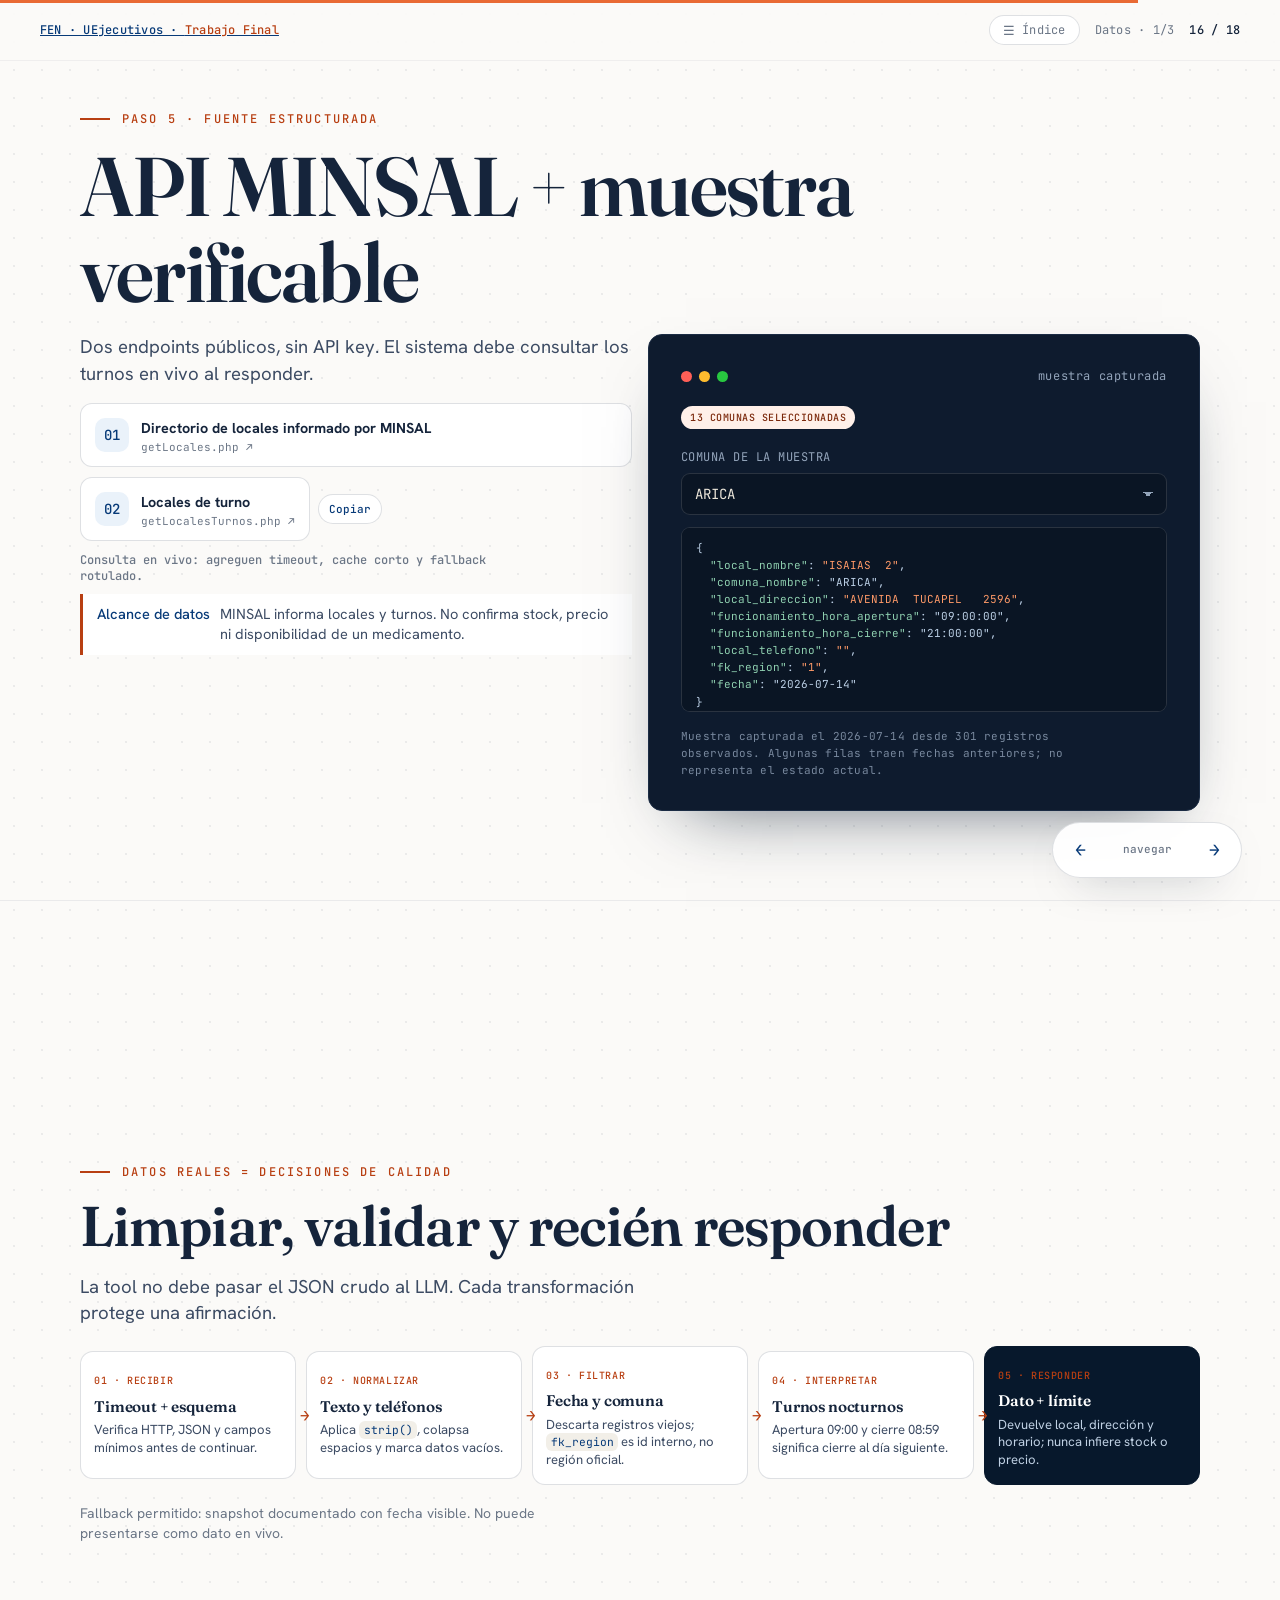
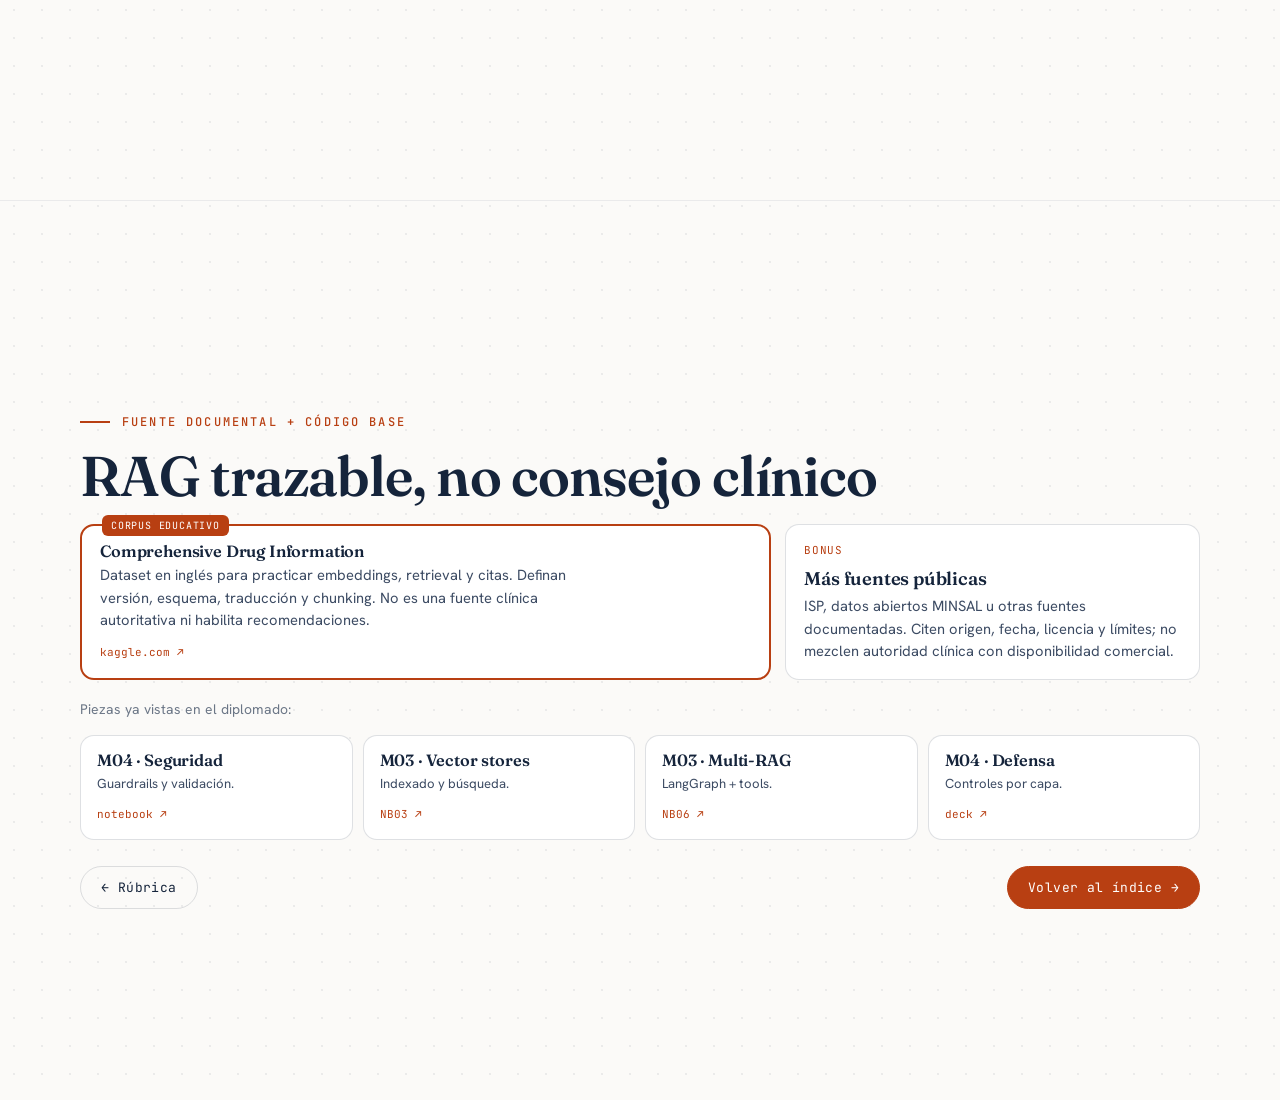
<file: defTrabajoFinal/05-recursos-y-datos.html>
<!doctype html>
<html lang="es">
<head>
<meta charset="utf-8" />
<meta name="viewport" content="width=device-width, initial-scale=1" />
<title>Recursos y datos · Trabajo Final — Módulo 04</title>
<link rel="preconnect" href="https://fonts.googleapis.com" />
<link rel="preconnect" href="https://fonts.gstatic.com" crossorigin />
<link href="https://fonts.googleapis.com/css2?family=Fraunces:opsz,wght@9..144,400;9..144,600&amp;family=Hanken+Grotesk:wght@400;500&amp;family=JetBrains+Mono:wght@400;500&amp;display=swap" rel="stylesheet" />
<link rel="stylesheet" href="assets/styles.css" />
<link rel="stylesheet" href="assets/trabajo-final.css" />
</head>
<body class="bg-grid">
<div class="deck-progress" role="progressbar" aria-label="Progreso del deck" aria-valuemin="1" aria-valuemax="18" aria-valuenow="16"></div>
<header class="deck-top">
  <a class="brand" href="index.html">FEN · UEjecutivos · <b>Trabajo Final</b></a>
  <span class="nav-right"><a class="to-hub" href="index.html"><span class="ic">☰</span> Índice</a><span class="step-name">Datos · 1/3</span><span class="count" aria-live="polite">16 / 18</span></span>
</header>

<main>
  <section class="panel">
    <div class="inner">
      <span class="eyebrow reveal">Paso 5 · Fuente estructurada</span>
      <h1 class="reveal">API MINSAL + muestra verificable</h1>
      <div class="resource-grid mt-m reveal">
        <div class="stack-sm">
          <p class="lead">Dos endpoints públicos, sin API key. El sistema debe consultar los turnos en vivo al responder.</p>
          <a class="url-card" href="https://midas.minsal.cl/farmacia_v2/WS/getLocales.php" target="_blank" rel="noopener"><span class="url-icon">01</span><span><b>Directorio de locales informado por MINSAL</b><small>getLocales.php ↗</small></span></a>
          <div class="copy-row"><a class="url-card" href="https://midas.minsal.cl/farmacia_v2/WS/getLocalesTurnos.php" target="_blank" rel="noopener"><span class="url-icon">02</span><span><b>Locales de turno</b><small>getLocalesTurnos.php ↗</small></span></a><button class="copy-btn" type="button" data-copy="https://midas.minsal.cl/farmacia_v2/WS/getLocalesTurnos.php">Copiar</button></div>
          <p class="status-line" id="copyStatus" aria-live="polite">Consulta en vivo: agreguen timeout, cache corto y fallback rotulado.</p>
          <p class="scope-note"><strong>Alcance de datos</strong><span>MINSAL informa locales y turnos. No confirma stock, precio ni disponibilidad de un medicamento.</span></p>
        </div>
        <div class="console">
          <div class="c-head"><span class="dot r"></span><span class="dot y"></span><span class="dot g"></span><span class="tag">muestra capturada</span></div>
          <span class="sample-badge">13 comunas seleccionadas</span>
          <label for="mxSel" class="mt-m">Comuna de la muestra</label>
          <select class="c-field" id="mxSel"></select>
          <div class="mx-json" id="mxJson" aria-live="polite"></div>
          <p class="foot-note">Muestra capturada el 2026-07-14 desde 301 registros observados. Algunas filas traen fechas anteriores; no representa el estado actual.</p>
        </div>
      </div>
    </div>
  </section>

  <section class="panel">
    <div class="inner">
      <span class="eyebrow reveal">Datos reales = decisiones de calidad</span>
      <h2 class="reveal">Limpiar, validar y recién responder</h2>
      <p class="lead reveal mt-m">La tool no debe pasar el JSON crudo al LLM. Cada transformación protege una afirmación.</p>
      <div class="data-quality-flow mt-m reveal" aria-label="Flujo de calidad para datos MINSAL">
        <article class="quality-step"><span class="tag">01 · recibir</span><h3>Timeout + esquema</h3><p>Verifica HTTP, JSON y campos mínimos antes de continuar.</p></article>
        <article class="quality-step"><span class="tag">02 · normalizar</span><h3>Texto y teléfonos</h3><p>Aplica <code>strip()</code>, colapsa espacios y marca datos vacíos.</p></article>
        <article class="quality-step"><span class="tag">03 · filtrar</span><h3>Fecha y comuna</h3><p>Descarta registros viejos; <code>fk_region</code> es id interno, no región oficial.</p></article>
        <article class="quality-step"><span class="tag">04 · interpretar</span><h3>Turnos nocturnos</h3><p>Apertura 09:00 y cierre 08:59 significa cierre al día siguiente.</p></article>
        <article class="quality-step"><span class="tag">05 · responder</span><h3>Dato + límite</h3><p>Devuelve local, dirección y horario; nunca infiere stock o precio.</p></article>
      </div>
      <p class="compact-note reveal mt-m">Fallback permitido: snapshot documentado con fecha visible. No puede presentarse como dato en vivo.</p>
    </div>
  </section>

  <section class="panel">
    <div class="inner">
      <span class="eyebrow reveal">Fuente documental + código base</span>
      <h2 class="reveal">RAG trazable, no consejo clínico</h2>
      <div class="resource-cards mt-m reveal">
        <a class="card feature" href="https://www.kaggle.com/datasets/anoopjohny/comprehensive-drug-information-dataset" target="_blank" rel="noopener"><span class="pin">corpus educativo</span><h3>Comprehensive Drug Information</h3><p>Dataset en inglés para practicar embeddings, retrieval y citas. Definan versión, esquema, traducción y chunking. No es una fuente clínica autoritativa ni habilita recomendaciones.</p><span class="dom">kaggle.com ↗</span></a>
        <div class="card"><span class="by">bonus</span><h3>Más fuentes públicas</h3><p>ISP, datos abiertos MINSAL u otras fuentes documentadas. Citen origen, fecha, licencia y límites; no mezclen autoridad clínica con disponibilidad comercial.</p></div>
      </div>
      <p class="compact-note reveal mt-m">Piezas ya vistas en el diplomado:</p>
      <div class="course-links reveal">
        <a class="card" href="../../clases/Notebook_01_Ejercicio_Seguridad_Resultado.ipynb"><h3>M04 · Seguridad</h3><p>Guardrails y validación.</p><span class="dom">notebook ↗</span></a>
        <a class="card" href="../../../modulo 03/clases/Notebook_03_Index_&amp;_Vector_Stores.ipynb"><h3>M03 · Vector stores</h3><p>Indexado y búsqueda.</p><span class="dom">NB03 ↗</span></a>
        <a class="card" href="../../../modulo 03/clases/Notebook_06_Multi_RAG_Agent.py"><h3>M03 · Multi-RAG</h3><p>LangGraph + tools.</p><span class="dom">NB06 ↗</span></a>
        <a class="card" href="../clase-01-02-seguridad-calidad-html/05-defensa-en-profundidad.html"><h3>M04 · Defensa</h3><p>Controles por capa.</p><span class="dom">deck ↗</span></a>
      </div>
      <div class="foot reveal"><a class="btn ghost" href="04-rubrica.html">← Rúbrica</a><a class="btn primary" href="index.html">Volver al índice →</a></div>
    </div>
  </section>
</main>

<nav class="deck-controls" aria-label="Navegación del deck"><button type="button" data-deck-prev aria-label="Panel anterior">←</button><span class="control-label">navegar</span><button type="button" data-deck-next aria-label="Volver al índice">→</button></nav>
<script src="assets/trabajo-final.js"></script>
</body>
</html>
</file>
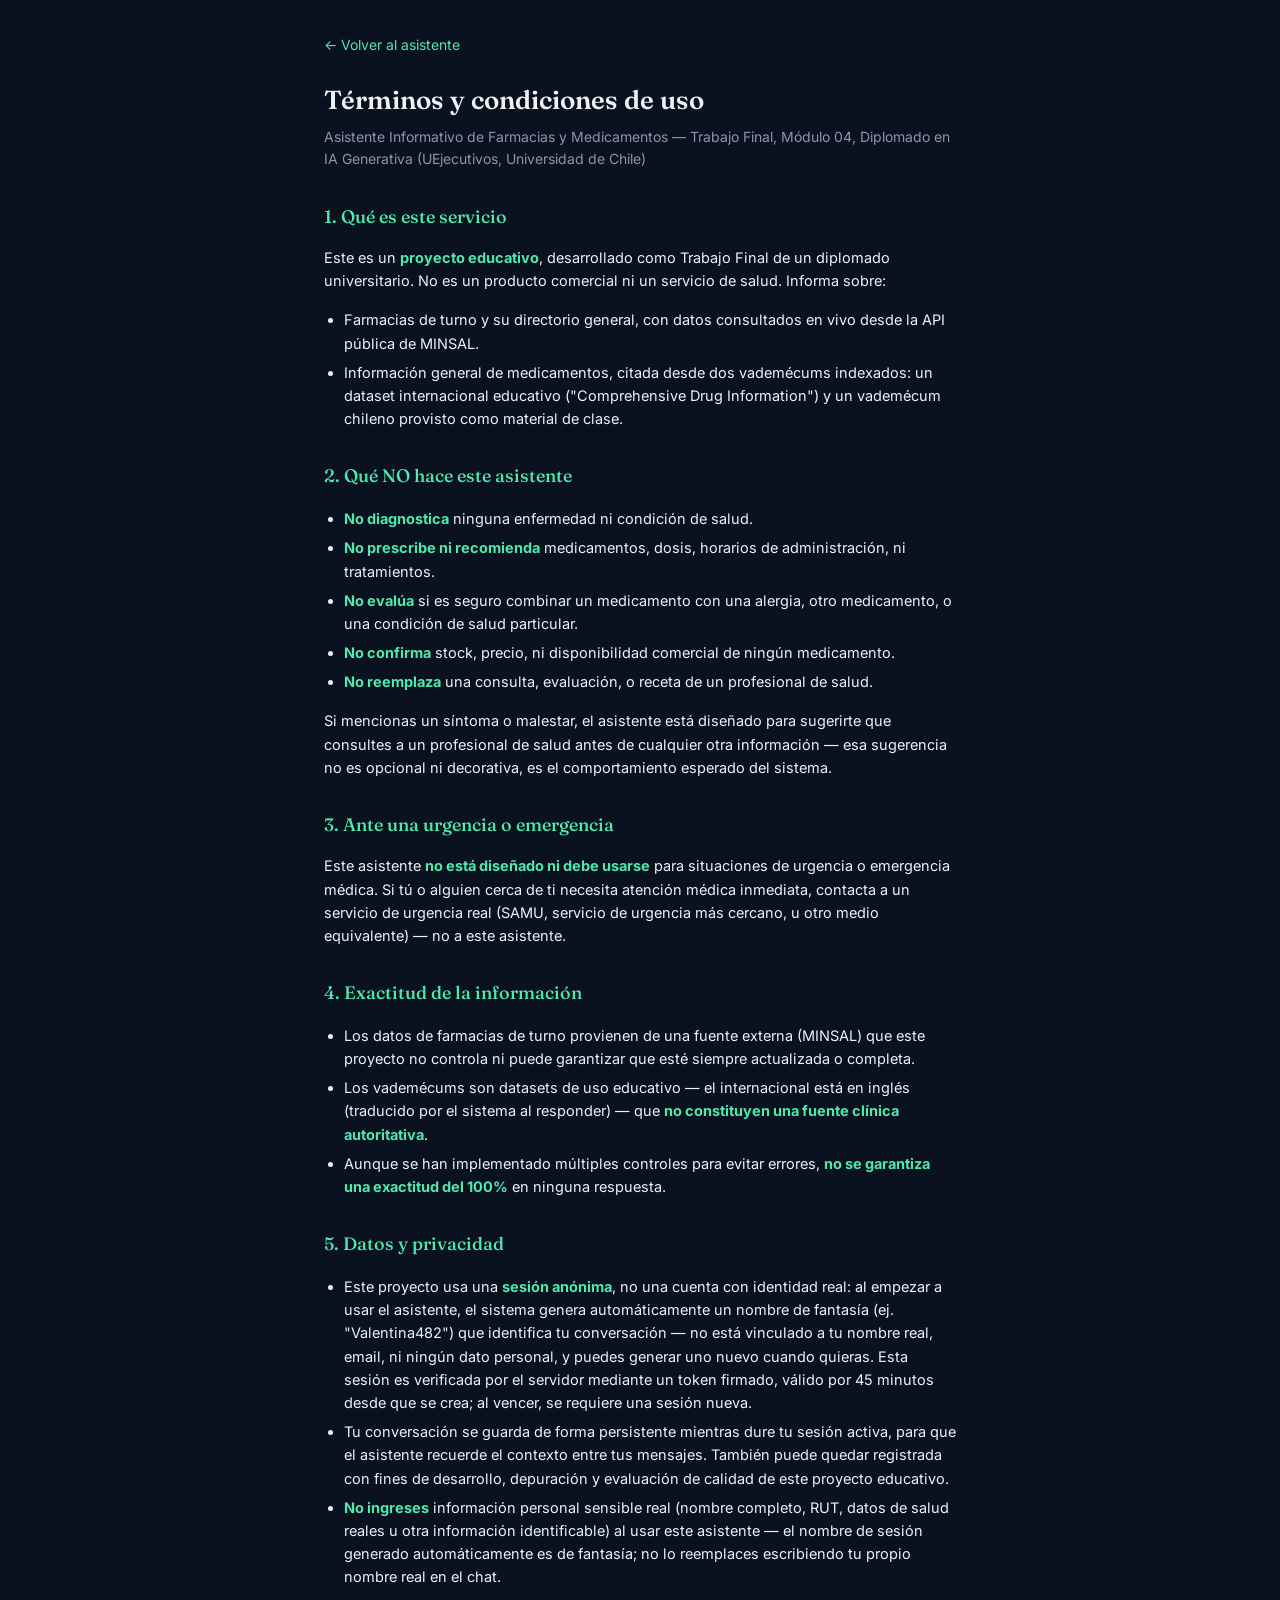
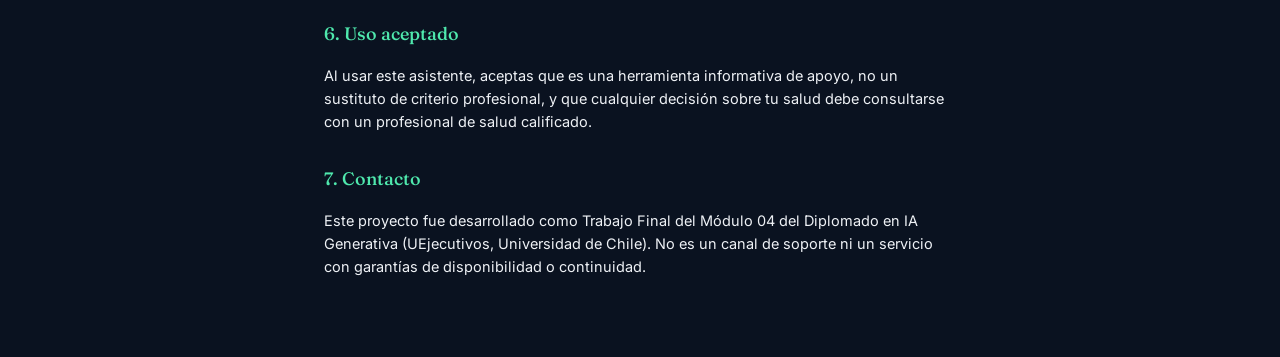
<file: front/terminos.html>
<!doctype html>
<html lang="es">
<head>
  <meta charset="utf-8" />
  <meta name="viewport" content="width=device-width, initial-scale=1" />
  <title>Términos y condiciones — Asistente de Farmacias y Medicamentos</title>

  <link rel="icon" type="image/svg+xml" href="assets/favicon.svg" />

  <link rel="preconnect" href="https://fonts.googleapis.com" />
  <link rel="preconnect" href="https://fonts.gstatic.com" crossorigin />
  <link
    href="https://fonts.googleapis.com/css2?family=Fraunces:opsz,wght@9..144,500;9..144,600&family=Inter:wght@400;500;600&family=JetBrains+Mono:wght@400;500&display=swap"
    rel="stylesheet"
  />
  <link rel="stylesheet" href="css/styles.css" />

  <style>
    /* Estilos propios de esta página, no del chat — se agregan aparte de
       styles.css para no mezclar el CSS del chat con el de este documento. */
    .legal-page {
      max-width: 680px;
      margin: 0 auto;
      padding: 32px 24px 64px;
      color: var(--text);
      font-family: "Inter", -apple-system, sans-serif;
      line-height: 1.6;
    }
    .legal-page a.back-link {
      display: inline-block;
      margin-bottom: 24px;
      color: var(--cross-glow);
      text-decoration: none;
      font-size: 14px;
    }
    .legal-page a.back-link:hover {
      text-decoration: underline;
    }
    .legal-page h1 {
      font-family: "Fraunces", serif;
      font-size: 26px;
      font-weight: 600;
      margin: 0 0 4px;
    }
    .legal-page .subtitle {
      color: var(--text-muted);
      font-size: 14px;
      margin: 0 0 32px;
    }
    .legal-page h2 {
      font-family: "Fraunces", serif;
      font-size: 18px;
      font-weight: 500;
      margin: 32px 0 12px;
      color: var(--cross-glow);
    }
    .legal-page p,
    .legal-page li {
      font-size: 14.5px;
      color: var(--text);
    }
    .legal-page ul {
      padding-left: 20px;
    }
    .legal-page li {
      margin-bottom: 6px;
    }
    .legal-page strong {
      color: var(--cross-glow);
    }
  </style>
</head>
<body>

  <div class="legal-page">
    <a class="back-link" href="index.html">← Volver al asistente</a>

    <h1>Términos y condiciones de uso</h1>
    <p class="subtitle">Asistente Informativo de Farmacias y Medicamentos — Trabajo Final, Módulo 04, Diplomado en IA Generativa (UEjecutivos, Universidad de Chile)</p>

    <h2>1. Qué es este servicio</h2>
    <p>Este es un <strong>proyecto educativo</strong>, desarrollado como Trabajo Final de un diplomado universitario. No es un producto comercial ni un servicio de salud. Informa sobre:</p>
    <ul>
      <li>Farmacias de turno y su directorio general, con datos consultados en vivo desde la API pública de MINSAL.</li>
      <li>Información general de medicamentos, citada desde dos vademécums indexados: un dataset internacional educativo ("Comprehensive Drug Information") y un vademécum chileno provisto como material de clase.</li>
    </ul>

    <h2>2. Qué NO hace este asistente</h2>
    <ul>
      <li><strong>No diagnostica</strong> ninguna enfermedad ni condición de salud.</li>
      <li><strong>No prescribe ni recomienda</strong> medicamentos, dosis, horarios de administración, ni tratamientos.</li>
      <li><strong>No evalúa</strong> si es seguro combinar un medicamento con una alergia, otro medicamento, o una condición de salud particular.</li>
      <li><strong>No confirma</strong> stock, precio, ni disponibilidad comercial de ningún medicamento.</li>
      <li><strong>No reemplaza</strong> una consulta, evaluación, o receta de un profesional de salud.</li>
    </ul>
    <p>Si mencionas un síntoma o malestar, el asistente está diseñado para sugerirte que consultes a un profesional de salud antes de cualquier otra información — esa sugerencia no es opcional ni decorativa, es el comportamiento esperado del sistema.</p>

    <h2>3. Ante una urgencia o emergencia</h2>
    <p>Este asistente <strong>no está diseñado ni debe usarse</strong> para situaciones de urgencia o emergencia médica. Si tú o alguien cerca de ti necesita atención médica inmediata, contacta a un servicio de urgencia real (SAMU, servicio de urgencia más cercano, u otro medio equivalente) — no a este asistente.</p>

    <h2>4. Exactitud de la información</h2>
    <ul>
      <li>Los datos de farmacias de turno provienen de una fuente externa (MINSAL) que este proyecto no controla ni puede garantizar que esté siempre actualizada o completa.</li>
      <li>Los vademécums son datasets de uso educativo — el internacional está en inglés (traducido por el sistema al responder) — que <strong>no constituyen una fuente clínica autoritativa</strong>.</li>
      <li>Aunque se han implementado múltiples controles para evitar errores, <strong>no se garantiza una exactitud del 100%</strong> en ninguna respuesta.</li>
    </ul>

    <h2>5. Datos y privacidad</h2>
    <ul>
      <li>Este proyecto usa una <strong>sesión anónima</strong>, no una cuenta con identidad real: al empezar a usar el asistente, el sistema genera automáticamente un nombre de fantasía (ej. "Valentina482") que identifica tu conversación — no está vinculado a tu nombre real, email, ni ningún dato personal, y puedes generar uno nuevo cuando quieras. Esta sesión es verificada por el servidor mediante un token firmado, válido por 45 minutos desde que se crea; al vencer, se requiere una sesión nueva.</li>
      <li>Tu conversación se guarda de forma persistente mientras dure tu sesión activa, para que el asistente recuerde el contexto entre tus mensajes. También puede quedar registrada con fines de desarrollo, depuración y evaluación de calidad de este proyecto educativo.</li>
      <li><strong>No ingreses</strong> información personal sensible real (nombre completo, RUT, datos de salud reales u otra información identificable) al usar este asistente — el nombre de sesión generado automáticamente es de fantasía; no lo reemplaces escribiendo tu propio nombre real en el chat.</li>
    </ul>

    <h2>6. Uso aceptado</h2>
    <p>Al usar este asistente, aceptas que es una herramienta informativa de apoyo, no un sustituto de criterio profesional, y que cualquier decisión sobre tu salud debe consultarse con un profesional de salud calificado.</p>

    <h2>7. Contacto</h2>
    <p>Este proyecto fue desarrollado como Trabajo Final del Módulo 04 del Diplomado en IA Generativa (UEjecutivos, Universidad de Chile). No es un canal de soporte ni un servicio con garantías de disponibilidad o continuidad.</p>
  </div>

</body>
</html>
</file>
<file: defTrabajoFinal/assets/styles.css>
/* ============================================================
   Clase 1 y 2 — RAG · Design system
   Identidad: U. de Chile · FEN · UEjecutivos
   Estética: editorial académico × consola técnica
   ============================================================ */

:root{
  --paper:#FBFAF8;
  --paper-2:#F2EFE8;
  --ink:#15243B;
  --ink-soft:#3C4B63;
  --navy:#0B3C7A;        /* azul institucional FEN */
  --navy-2:#0E1B2E;      /* superficie "consola" */
  --orange:#E0531F;      /* acento dato/tech */
  --orange-2:#C8431476;
  --muted:#6B7686;
  --line:rgba(21,36,59,.14);
  --line-soft:rgba(21,36,59,.07);
  --con-ink:#ECE6DA;
  --con-muted:#93A4BA;
  --con-line:rgba(255,255,255,.13);
  --ok:#1D9E75;
  --font-display:"Fraunces", Georgia, "Times New Roman", serif;
  --font-sans:"Hanken Grotesk", system-ui, -apple-system, sans-serif;
  --font-mono:"JetBrains Mono", ui-monospace, "SF Mono", monospace;
  --maxw:1060px;
  --r:14px;
  --r-sm:9px;
}

*{box-sizing:border-box}
html{scroll-behavior:smooth; scroll-snap-type:y proximity}
@media (prefers-reduced-motion:reduce){html{scroll-behavior:auto}}
body{
  margin:0; background:var(--paper); color:var(--ink);
  font-family:var(--font-sans); font-weight:400;
  font-size:clamp(16px,1.05vw,19px); line-height:1.62;
  -webkit-font-smoothing:antialiased; text-rendering:optimizeLegibility;
}
body.bg-grid{background-image:radial-gradient(var(--line-soft) 1.1px, transparent 1.1px); background-size:28px 28px;}

/* ---- chrome: progreso + barra superior ---- */
.deck-progress{position:fixed; top:0; left:0; height:3px; width:0%; background:var(--orange); z-index:60; transition:width .35s ease;}
.deck-top{position:fixed; top:0; left:0; right:0; z-index:50; display:flex; align-items:center; justify-content:space-between;
  padding:15px clamp(18px,4vw,40px); font-family:var(--font-mono); font-size:12px; letter-spacing:.02em; color:var(--muted); pointer-events:none;}
.deck-top a{pointer-events:auto}
.deck-top .brand{color:var(--navy); font-weight:500;}
.deck-top .brand b{color:var(--orange); font-weight:500;}
.deck-top .count{font-variant-numeric:tabular-nums;}
.deck-top .nav-right{display:inline-flex; align-items:center; gap:15px;}
.to-hub{display:inline-flex; align-items:center; gap:7px; color:var(--muted); text-decoration:none; border:1px solid var(--line); border-radius:999px; padding:5px 13px; background:#fff; transition:border-color .2s, color .2s, transform .2s;}
.to-hub:hover{color:var(--orange); border-color:var(--orange); transform:translateY(-1px);}
.to-hub .ic{font-size:13px; line-height:1;}

/* ---- panel system ---- */
main{display:block}
.panel{min-height:100vh; scroll-snap-align:start; display:flex; flex-direction:column; justify-content:center;
  padding:104px clamp(24px,6vw,92px) 84px; position:relative;}
.panel .inner{width:100%; max-width:var(--maxw); margin:0 auto;}
.panel + .panel{border-top:1px solid var(--line-soft)}

/* reveal escalonado */
.reveal{opacity:0; transform:translateY(20px); transition:opacity .7s cubic-bezier(.22,1,.36,1), transform .7s cubic-bezier(.22,1,.36,1);}
.panel.in .reveal{opacity:1; transform:none;}
.panel.in .reveal:nth-child(2){transition-delay:.07s}
.panel.in .reveal:nth-child(3){transition-delay:.14s}
.panel.in .reveal:nth-child(4){transition-delay:.21s}
.panel.in .reveal:nth-child(5){transition-delay:.28s}
.panel.in .reveal:nth-child(6){transition-delay:.35s}
@media (prefers-reduced-motion:reduce){.reveal{opacity:1; transform:none; transition:none}}

/* ---- tipografía ---- */
h1,h2,h3{font-family:var(--font-display); font-weight:600; line-height:1.03; color:var(--ink); margin:0;}
h1{font-size:clamp(2.7rem,6.6vw,5.2rem); letter-spacing:-.022em;}
h2{font-size:clamp(2rem,4.6vw,3.5rem); letter-spacing:-.016em;}
h3{font-size:clamp(1.25rem,2.3vw,1.85rem); letter-spacing:-.01em;}
p{margin:0 0 1rem; max-width:64ch;}
.lead{font-size:clamp(1.12rem,1.5vw,1.5rem); color:var(--ink-soft); line-height:1.5; max-width:60ch; font-weight:400;}
strong{font-weight:500; color:var(--ink);}
.accent{color:var(--orange)}
.navy{color:var(--navy)}
.dim{color:var(--muted)}

.eyebrow{font-family:var(--font-mono); font-size:13px; letter-spacing:.18em; text-transform:uppercase; color:var(--orange); font-weight:500; display:inline-flex; align-items:center; gap:12px; margin-bottom:22px;}
.eyebrow::before{content:""; width:30px; height:2px; background:var(--orange); display:inline-block;}

code,.mono{font-family:var(--font-mono)}
:not(pre)>code{background:var(--paper-2); padding:.12em .42em; border-radius:6px; font-size:.86em; color:var(--navy);}

.stack-sm>*+*{margin-top:.6rem}
.mt-l{margin-top:2.4rem}
.mt-m{margin-top:1.6rem}

/* ---- consola (superficie técnica oscura) ---- */
.console{background:var(--navy-2); color:var(--con-ink); border-radius:var(--r); padding:clamp(20px,2.6vw,32px);
  font-family:var(--font-mono); position:relative; overflow:hidden; box-shadow:0 30px 70px -38px rgba(11,27,46,.7); border:1px solid #1b2c44;}
.console .c-head{display:flex; align-items:center; gap:7px; margin-bottom:18px; color:var(--con-muted); font-size:12px; letter-spacing:.05em;}
.console .c-head .dot{width:11px; height:11px; border-radius:50%}
.console .c-head .tag{margin-left:auto; color:var(--con-muted)}
.dot.r{background:#ff5f57}.dot.y{background:#febc2e}.dot.g{background:#28c840}
.console .vec{font-size:clamp(12px,1.2vw,14px); line-height:1.9; color:#bcd0e6; word-break:break-word;}
.console .vec .br{color:var(--orange)}
.console label{color:var(--con-muted); font-size:12px; letter-spacing:.04em; text-transform:uppercase; display:block; margin-bottom:7px;}

/* selects y ranges en consola */
.c-field{width:100%; background:#0a1524; color:var(--con-ink); border:1px solid var(--con-line); border-radius:var(--r-sm);
  padding:11px 13px; font-family:var(--font-mono); font-size:14px; appearance:none; cursor:pointer;}
.c-field:focus{outline:none; border-color:var(--orange)}
select.c-field{background-image:linear-gradient(45deg,transparent 50%,var(--con-muted) 50%),linear-gradient(135deg,var(--con-muted) 50%,transparent 50%); background-position:calc(100% - 18px) center,calc(100% - 13px) center; background-size:5px 5px,5px 5px; background-repeat:no-repeat; padding-right:34px;}
input[type=range].c-range{width:100%; -webkit-appearance:none; appearance:none; height:4px; border-radius:4px; background:#22344d; outline:none; margin:14px 0;}
input[type=range].c-range::-webkit-slider-thumb{-webkit-appearance:none; width:20px; height:20px; border-radius:50%; background:var(--orange); cursor:pointer; border:3px solid var(--navy-2); box-shadow:0 0 0 1px var(--orange);}
input[type=range].c-range::-moz-range-thumb{width:18px; height:18px; border-radius:50%; background:var(--orange); cursor:pointer; border:3px solid var(--navy-2);}

/* barra de similitud */
.simrow{display:flex; align-items:center; gap:14px; margin-top:6px;}
.simrow .lbl{color:var(--con-muted); font-size:12px; min-width:118px; letter-spacing:.04em;}
.simtrack{flex:1; height:11px; background:#22344d; border-radius:999px; overflow:hidden;}
.simfill{height:100%; width:0%; background:var(--orange); border-radius:999px; transition:width .55s cubic-bezier(.22,1,.36,1);}
.simval{font-size:20px; font-weight:500; min-width:54px; text-align:right; color:#fff; font-variant-numeric:tabular-nums;}
.simnote{color:var(--con-muted); font-size:13px; margin:10px 0 0;}
.foot-note{color:var(--con-muted); opacity:.8; font-size:11px; margin:16px 0 0; letter-spacing:.02em;}

/* ---- grids / tarjetas ---- */
.cols-2{display:grid; gap:clamp(22px,3vw,44px); grid-template-columns:1fr 1fr; align-items:center;}
.cols-2.top{align-items:start}
@media (max-width:840px){.cols-2{grid-template-columns:1fr}}
.cards{display:grid; gap:16px; grid-template-columns:repeat(auto-fit,minmax(210px,1fr));}
.card{background:#fff; border:1px solid var(--line); border-radius:var(--r); padding:22px 22px; transition:transform .25s ease, box-shadow .25s ease;}
.card:hover{transform:translateY(-4px); box-shadow:0 22px 46px -28px rgba(21,36,59,.45);}
.card h3{font-size:1.15rem; margin-bottom:6px}
.card p{font-size:.92rem; color:var(--ink-soft); margin:0}
.card .by{font-family:var(--font-mono); font-size:11px; letter-spacing:.06em; text-transform:uppercase; color:var(--orange); margin-bottom:12px; display:block}
.card.feature{border:2px solid var(--orange); position:relative}
.card .pin{position:absolute; top:-11px; left:20px; background:var(--orange); color:#fff; font-family:var(--font-mono); font-size:10px; letter-spacing:.08em; text-transform:uppercase; padding:3px 9px; border-radius:6px;}

/* timeline histórico (de-énfasis) */
.timeline{display:flex; flex-wrap:wrap; gap:8px; align-items:center; font-family:var(--font-mono); font-size:13px; color:var(--muted);}
.timeline .yr{color:var(--orange)}
.timeline .arr{opacity:.4}
.timeline .now{color:var(--ink); font-weight:500; border-bottom:2px solid var(--orange)}

/* tabla simple */
.t-clean{width:100%; border-collapse:collapse; font-size:.95rem}
.t-clean th,.t-clean td{text-align:left; padding:12px 14px; border-bottom:1px solid var(--line)}
.t-clean th{font-family:var(--font-mono); font-size:11px; letter-spacing:.08em; text-transform:uppercase; color:var(--muted); font-weight:500}
.t-clean tr:hover td{background:var(--paper-2)}
.t-clean .hi{color:var(--navy); font-weight:500}

/* scatter SVG */
.scatter-wrap{position:relative}
.scatter-wrap svg{width:100%; height:auto; display:block}
.legend{display:flex; flex-wrap:wrap; gap:16px; margin-top:14px; font-size:13px; color:var(--ink-soft)}
.legend span{display:inline-flex; align-items:center; gap:7px}
.legend i{width:11px; height:11px; border-radius:50%; display:inline-block}

/* pills */
.pill{display:inline-flex; align-items:center; gap:7px; font-family:var(--font-mono); font-size:11px; letter-spacing:.06em; text-transform:uppercase;
  padding:5px 11px; border-radius:999px; border:1px solid var(--line); color:var(--muted); background:#fff;}
.pill.soon{color:var(--muted); opacity:.75}
.pill.live{color:var(--orange); border-color:var(--orange)}

/* enlace a notebook (CTA) */
.nb-link{display:flex; align-items:center; gap:18px; text-decoration:none; color:inherit; background:var(--navy-2); color:var(--con-ink);
  border-radius:var(--r); padding:24px 28px; transition:transform .25s ease; max-width:680px;}
.nb-link:hover{transform:translateY(-3px)}
.nb-link .ico{font-family:var(--font-mono); font-size:26px; color:var(--orange)}
.nb-link .t{font-family:var(--font-display); font-size:1.4rem; line-height:1.1}
.nb-link .s{font-family:var(--font-mono); font-size:12px; color:var(--con-muted); letter-spacing:.04em; margin-top:4px}
.nb-link .go{margin-left:auto; color:var(--orange); font-family:var(--font-mono)}

/* footer nav */
.foot{display:flex; justify-content:space-between; align-items:center; gap:14px; margin-top:46px; flex-wrap:wrap}
.btn{display:inline-flex; align-items:center; gap:9px; text-decoration:none; font-family:var(--font-mono); font-size:13px; letter-spacing:.03em;
  color:var(--ink); background:#fff; border:1px solid var(--line); border-radius:999px; padding:11px 20px; transition:border-color .2s, transform .2s, background .2s;}
.btn:hover{border-color:var(--orange); transform:translateY(-2px)}
.btn.primary{background:var(--orange); color:#fff; border-color:var(--orange)}
.btn.ghost{background:transparent}
.btn[aria-disabled=true]{opacity:.4; pointer-events:none}

/* hero */
.hero-meta{font-family:var(--font-mono); font-size:13px; color:var(--muted); letter-spacing:.03em; margin-top:30px; line-height:1.9}
.hero-meta b{color:var(--navy); font-weight:500}
.hint{position:absolute; bottom:34px; left:50%; transform:translateX(-50%); font-family:var(--font-mono); font-size:12px; color:var(--muted); letter-spacing:.08em; text-transform:uppercase; display:flex; align-items:center; gap:9px;}
.hint .k{border:1px solid var(--line); border-radius:5px; padding:1px 7px; color:var(--ink)}
@keyframes bob{0%,100%{transform:translateX(-50%) translateY(0)}50%{transform:translateX(-50%) translateY(5px)}}
.hint{animation:bob 2.4s ease-in-out infinite}
@media (prefers-reduced-motion:reduce){.hint{animation:none}}

/* hub map cards */
.map{display:grid; gap:14px; grid-template-columns:repeat(2,1fr)}
@media (max-width:820px){.map{grid-template-columns:1fr}}
.map a, .map div.mapcard{display:flex; gap:18px; align-items:flex-start; text-decoration:none; color:inherit; background:#fff; border:1px solid var(--line);
  border-radius:var(--r); padding:20px 22px; transition:transform .22s ease, box-shadow .22s ease, border-color .22s;}
.map a:hover{transform:translateY(-3px); box-shadow:0 20px 44px -26px rgba(21,36,59,.4); border-color:var(--navy)}
.map .n{font-family:var(--font-display); font-size:2rem; line-height:1; color:var(--orange); min-width:46px}
.map .ct h3{font-size:1.18rem; margin-bottom:4px}
.map .ct p{font-size:.9rem; color:var(--ink-soft); margin:0}
.map .mapcard.disabled{opacity:.55}
.map .mapcard.disabled .n{color:var(--muted)}

/* listas con viñeta-flecha */
.blist{list-style:none; padding:0; margin:0}
.blist li{position:relative; padding-left:24px; margin:0 0 11px; max-width:50ch; color:var(--ink-soft)}
.blist li::before{content:"→"; position:absolute; left:0; color:var(--orange)}
.blist li b{font-weight:500; color:var(--ink)}

/* duo "qué sí / qué no" */
.duo{display:grid; grid-template-columns:1fr 1fr; gap:16px}
@media (max-width:840px){.duo{grid-template-columns:1fr}}
.duo .box{border:1px solid var(--line); border-radius:var(--r); padding:20px 22px; background:#fff}
.duo .box.good{border-top:3px solid var(--ok)}
.duo .box.warn{border-top:3px solid var(--orange)}
.duo .box h3{font-size:1.08rem; margin-bottom:12px}
.duo .it{display:flex; gap:10px; font-size:.94rem; margin-bottom:9px; color:var(--ink-soft); line-height:1.4}
.duo .it .mk{font-weight:500; flex-shrink:0}
.duo .box.good .mk{color:var(--ok)} .duo .box.warn .mk{color:var(--orange)}

/* columna de modelos (header + cards apiladas) */
.mgroup .head h3{font-size:1.2rem; margin-bottom:4px}
.mgroup .head p{font-size:.88rem; color:var(--muted); margin:0 0 14px}
.mgroup .stack{display:grid; grid-template-columns:1fr; gap:10px}
.mgroup .stack .card{padding:15px 18px}
.mgroup .stack .card h3{font-size:1.02rem; margin-bottom:3px}
.mgroup .stack .card p{font-size:.86rem}

/* tarjeta-enlace (recursos) */
a.card{text-decoration:none; color:inherit; display:block}
a.card .dom{font-family:var(--font-mono); font-size:11px; color:var(--orange); margin-top:12px; display:flex; align-items:center; gap:6px}
a.card h3{font-size:1.02rem; margin-bottom:5px}

.sr-only{position:absolute;width:1px;height:1px;padding:0;margin:-1px;overflow:hidden;clip:rect(0,0,0,0);border:0}
</file>
<file: defTrabajoFinal/assets/trabajo-final.css>
/* Trabajo Final M04 — capa local. No modifica el design system compartido. */
:root{
  --orange:#B83F12;
  --orange-bright:#E96A34;
  --navy:#073A78;
  --navy-deep:#07182C;
  --sky:#EAF2FA;
  --maxw:1120px;
}

html{scroll-snap-type:y mandatory}
body{overflow-x:hidden}
.reveal{opacity:1; transform:none}
.panel.in .reveal{opacity:1; transform:none}
.panel{min-height:100vh; min-height:100svh; scroll-snap-stop:always}
.panel .inner{position:relative}
.deck-progress{background:var(--orange-bright)}
.deck-top{background:rgba(251,250,248,.94); padding-bottom:15px; border-bottom:1px solid rgba(21,36,59,.05)}
.deck-top .count{color:var(--ink); font-weight:500}
.deck-top .step-name{color:var(--muted)}

:focus-visible{outline:3px solid #1469C7; outline-offset:3px}
.btn.primary{background:var(--orange); border-color:var(--orange)}
.btn.primary:hover{background:#96320E; border-color:#96320E}
.pill.live{color:var(--orange); border-color:var(--orange)}
.card:hover{transform:none; box-shadow:none}
a.card:hover,.map a:hover{transform:translateY(-3px); box-shadow:0 20px 44px -26px rgba(21,36,59,.4)}

.deck-controls{
  position:fixed; right:clamp(18px,3vw,38px); bottom:22px; z-index:70;
  display:flex; align-items:center; gap:8px; padding:6px;
  border:1px solid rgba(21,36,59,.14); border-radius:999px;
  background:rgba(255,255,255,.94); box-shadow:0 16px 44px -24px rgba(7,24,44,.65);
  backdrop-filter:blur(10px);
}
.deck-controls button{
  width:42px; height:42px; border-radius:50%; border:0; background:transparent;
  color:var(--navy); font:600 18px/1 var(--font-mono); cursor:pointer;
}
.deck-controls button:hover{background:var(--sky)}
.deck-controls button:disabled{opacity:.28; cursor:not-allowed}
.deck-controls .control-label{font:500 11px/1.2 var(--font-mono); color:var(--muted); min-width:76px; text-align:center}

.hero-panel{padding-top:80px; background:var(--navy-deep); color:#fff; overflow:hidden}
.hero-panel::after{content:""; position:absolute; inset:0 auto 0 0; width:66%; background:rgba(7,24,44,.88); pointer-events:none}
.hero-panel .hero-image{position:absolute; inset:0; width:100%; height:100%; object-fit:cover; object-position:center; opacity:.86}
.hero-panel .inner{z-index:1}
.hero-panel h1{color:#fff; max-width:9ch}
.hero-panel .lead{color:#DDE8F4; max-width:55ch}
.hero-panel .lead strong{color:#fff}
.hero-panel .eyebrow{color:#FF8A56}
.hero-panel .eyebrow::before{background:#FF8A56}
.hero-panel .hero-meta{color:#C2D0E0}
.hero-panel .hero-meta b{color:#fff}
.hero-panel .hero-meta a{color:#fff}
.hero-panel .hint{color:#CBD7E4; z-index:2}
.hero-panel .hint .k{border-color:rgba(255,255,255,.28); color:#fff}
.scope-note{display:inline-grid; grid-template-columns:max-content 1fr; gap:10px; align-items:start; max-width:70ch; padding:10px 14px; border-left:3px solid var(--orange); background:#fff; color:var(--ink-soft); font-size:.91rem; line-height:1.4}
.scope-note strong{color:var(--navy)}

.section-kicker{font:500 11px/1 var(--font-mono); letter-spacing:.1em; text-transform:uppercase; color:var(--orange); margin-bottom:8px}
.visual-shell{border:1px solid var(--line); border-radius:20px; background:rgba(255,255,255,.9); padding:clamp(18px,2.4vw,28px); box-shadow:0 24px 70px -48px rgba(7,24,44,.8)}

.journey-diagram{display:grid; grid-template-columns:repeat(4,1fr); gap:10px; margin-top:24px}
.journey-step{position:relative; min-height:142px; padding:20px 18px 16px; border-radius:14px; background:#fff; border:1px solid var(--line)}
.journey-step:not(:last-child)::after{content:"→"; position:absolute; right:-17px; top:50%; transform:translateY(-50%); z-index:2; width:24px; height:24px; border-radius:50%; display:grid; place-items:center; background:var(--orange); color:#fff; font:500 13px var(--font-mono)}
.journey-step .num{font:500 11px var(--font-mono); color:var(--orange); letter-spacing:.08em}
.journey-step h3{font-size:1.05rem; margin:9px 0 7px}
.journey-step p{font-size:.86rem; line-height:1.4; color:var(--ink-soft); margin:0}
.journey-step.safe{background:var(--navy-deep); border-color:var(--navy-deep)}
.journey-step.safe h3,.journey-step.safe strong{color:#fff}
.journey-step.safe p{color:#BED0E4}

.architecture-diagram{display:grid; grid-template-columns:1.05fr 34px 1fr 34px 1.18fr; align-items:stretch; gap:8px}
.arch-stage{display:flex; flex-direction:column; gap:8px}
.arch-arrow{display:grid; place-items:center; color:var(--orange); font:500 18px var(--font-mono)}
.arch-node{width:100%; border:1px solid var(--line); background:#fff; border-radius:12px; padding:11px 12px; text-align:left; font:500 12px/1.25 var(--font-mono); color:var(--ink); cursor:pointer}
.arch-node .sub{display:block; margin-top:3px; color:var(--muted); font-size:10px; text-transform:uppercase; letter-spacing:.05em}
.arch-node[aria-pressed="true"]{border-color:var(--orange); box-shadow:0 0 0 1px var(--orange); color:var(--orange)}
.arch-agent{background:var(--navy-deep); color:#fff; border-radius:14px; padding:14px; display:flex; flex-direction:column; justify-content:center; text-align:center}
.arch-agent b{color:#fff; font-family:var(--font-display); font-size:1.25rem}
.arch-agent span{font:11px var(--font-mono); color:#9FB4CC}
.arch-tools{display:grid; grid-template-columns:1fr 1fr; gap:8px}
.arch-band{grid-column:1/-1; margin-top:10px; display:grid; grid-template-columns:1fr 1fr; gap:8px}
.arch-state,.arch-control{border-radius:12px; padding:10px 12px; font-size:.82rem; line-height:1.35}
.arch-state{background:var(--sky); border:1px solid #B8D0E9; color:var(--navy)}
.arch-control{background:#FFF0E9; border:1px solid #F0B091; color:#7A270A}
.arch-detail{margin-top:12px; min-height:126px}
.arch-detail .flow-chat{font-size:.82rem; line-height:1.55}

.table-wrap{overflow-x:auto; border:1px solid var(--line); border-radius:14px; background:#fff}
.table-wrap table{min-width:760px}
.table-wrap .t-clean th,.table-wrap .t-clean td{padding:9px 12px; line-height:1.35}

.flow-tabs{display:flex; gap:8px; flex-wrap:wrap; margin-bottom:12px}
.flow-tabs button{border:1px solid var(--line); border-radius:999px; background:#fff; color:var(--ink-soft); padding:8px 14px; font:500 12px var(--font-mono); cursor:pointer}
.flow-tabs button[aria-pressed="true"]{background:var(--navy); border-color:var(--navy); color:#fff}
.flow-detail{min-height:260px}

.delivery-pipeline{display:grid; grid-template-columns:repeat(4,1fr); gap:10px; counter-reset:delivery}
.delivery-step{counter-increment:delivery; position:relative; padding:18px 16px; border:1px solid var(--line); background:#fff; border-radius:14px; min-height:150px}
.delivery-step::before{content:"0" counter(delivery); font:500 11px var(--font-mono); color:var(--orange); letter-spacing:.08em}
.delivery-step:not(:last-child)::after{content:""; position:absolute; top:31px; right:-11px; width:12px; border-top:2px solid var(--orange); z-index:2}
.delivery-step h3{font-size:1.05rem; margin:8px 0 7px}
.delivery-step p{font-size:.84rem; line-height:1.42; margin:0; color:var(--ink-soft)}
.delivery-step:last-child{background:var(--navy-deep); border-color:var(--navy-deep)}
.delivery-step:last-child h3,.delivery-step:last-child strong{color:#fff}
.delivery-step:last-child p{color:#BFD0E3}

.demo-sequence{display:grid; grid-template-columns:repeat(6,1fr); gap:8px; list-style:none; padding:0; margin:0}
.demo-sequence li{padding:14px 12px; border-top:3px solid var(--orange); background:#fff; border-radius:0 0 12px 12px; font-size:.82rem; line-height:1.35; color:var(--ink-soft)}
.demo-sequence b{display:block; color:var(--navy); margin-bottom:4px}

.check-panel{border:1px solid var(--line); border-radius:16px; padding:18px 20px; background:#fff}
.check-head{display:flex; align-items:center; justify-content:space-between; gap:16px; margin-bottom:12px}
.check-head .ti{font:500 11px var(--font-mono); letter-spacing:.08em; text-transform:uppercase; color:var(--muted)}
.check-score{font:500 14px var(--font-mono); color:var(--muted)}
.check-score .num{font-size:1.8rem; color:var(--orange)}
.check-grid{display:grid; grid-template-columns:1fr 1fr; gap:6px 22px}
.check-item{display:flex; gap:9px; align-items:flex-start; cursor:pointer; font-size:.88rem; line-height:1.35; color:var(--ink-soft)}
.check-item input{margin-top:3px; accent-color:var(--orange); width:16px; height:16px; flex:0 0 auto}
.status-line{margin:11px 0 0; font:500 12px var(--font-mono); color:var(--muted)}
.status-line.done{color:#117158}

.evidence-map{display:grid; grid-template-columns:repeat(3,1fr); gap:12px}
.evidence-pillar{border-radius:15px; background:#fff; border:1px solid var(--line); overflow:hidden}
.evidence-pillar h3{padding:14px 16px; background:var(--navy); color:#fff; font-size:1rem}
.evidence-pillar ul{list-style:none; padding:12px 16px 14px; margin:0}
.evidence-pillar li{font-size:.83rem; color:var(--ink-soft); padding:5px 0; border-bottom:1px solid var(--line-soft)}
.evidence-pillar li:last-child{border:0}
.evidence-pillar b{color:var(--orange)}

.rubric-grid{display:grid; grid-template-columns:repeat(4,1fr); gap:9px}
.rubric-item{border:1px solid var(--line); border-radius:12px; padding:11px 10px; background:#fff; min-height:126px}
.rubric-item .n{font:500 11px var(--font-mono); color:var(--orange)}
.rubric-item h3{font-size:.92rem; margin:6px 0}
.rubric-item p{font-size:.82rem; line-height:1.34; color:var(--ink-soft); margin:0}

.resource-grid{display:grid; grid-template-columns:1fr 1fr; gap:16px}
.url-card{display:flex; gap:12px; align-items:center; border:1px solid var(--line); border-radius:12px; padding:12px 14px; background:#fff; color:inherit; text-decoration:none}
.url-card .url-icon{width:34px; height:34px; display:grid; place-items:center; border-radius:10px; background:var(--sky); color:var(--navy); font:500 14px var(--font-mono)}
.url-card b{font-size:.9rem}
.url-card small{display:block; color:var(--muted); font:11px var(--font-mono)}
.copy-row{display:flex; gap:8px; align-items:center}
.copy-btn{border:1px solid var(--line); border-radius:999px; background:#fff; padding:7px 10px; color:var(--navy); font:500 11px var(--font-mono); cursor:pointer}

.data-quality-flow{display:grid; grid-template-columns:repeat(5,1fr); gap:10px; align-items:center}
.quality-step{position:relative; min-height:128px; padding:15px 13px; border-radius:13px; background:#fff; border:1px solid var(--line)}
.quality-step:not(:last-child)::after{content:"→"; position:absolute; right:-15px; top:50%; transform:translateY(-50%); z-index:2; color:var(--orange); font:500 16px var(--font-mono)}
.quality-step .tag{font:500 10px var(--font-mono); text-transform:uppercase; letter-spacing:.06em; color:var(--orange)}
.quality-step h3{font-size:.96rem; margin:7px 0}
.quality-step p{font-size:.82rem; line-height:1.36; color:var(--ink-soft); margin:0}
.quality-step:last-child{background:var(--navy-deep); border-color:var(--navy-deep)}
.quality-step:last-child h3{color:#fff}.quality-step:last-child p{color:#BFD0E3}

.mx-json{margin-top:12px; background:#0a1524; border:1px solid var(--con-line); border-radius:var(--r-sm); padding:12px 14px; font:11px/1.55 var(--font-mono); color:#bcd0e6; white-space:pre-wrap; word-break:break-word; max-height:210px; overflow:auto}
.mx-json .k{color:#8fd0b0}.mx-json .warnv{color:#FF9A68}
.sample-badge{display:inline-flex; padding:5px 9px; border-radius:999px; background:#FFF0E9; color:#7A270A; font:500 10px var(--font-mono); text-transform:uppercase; letter-spacing:.05em}
.resource-cards{display:grid; grid-template-columns:1.25fr .75fr; gap:14px}
.course-links{display:grid; grid-template-columns:repeat(4,1fr); gap:10px}
.course-links .card{padding:16px}.course-links .card p{font-size:.82rem}

.compact-note{font-size:.87rem; color:var(--muted); line-height:1.4}
.compact-note a{color:var(--navy)}
.no-margin{margin:0}

@media (max-height:1000px) and (min-width:1000px){
  body{line-height:1.52}
  .panel{padding:80px clamp(34px,5vw,78px) 66px}
  .eyebrow{margin-bottom:16px; font-size:12px}
  .lead{font-size:1.16rem; line-height:1.42}
  .mt-l{margin-top:1.8rem}.mt-m{margin-top:1.2rem}
  .foot{margin-top:26px}
  .visual-shell{padding:18px 20px}
  .arch-node{padding:9px 11px}
  .arch-detail{min-height:108px; padding:17px 20px}
  .flow-detail{min-height:226px; padding:18px 21px}
  .resource-cards .card{padding:17px 18px}
  .mx-json{max-height:185px}
}

@media (max-height:820px) and (min-width:1000px){
  body{line-height:1.46}
  .panel{padding:68px clamp(34px,5vw,72px) 58px}
  h1{font-size:clamp(2.5rem,5vw,4.1rem)}
  h2{font-size:clamp(2rem,3.8vw,3rem)}
  .eyebrow{margin-bottom:12px; font-size:11px}
  .lead{font-size:1.08rem; line-height:1.38}
  .mt-l{margin-top:1.35rem}.mt-m{margin-top:1rem}
  .foot{margin-top:18px}
  .hero-meta{margin-top:18px; line-height:1.55}
  .visual-shell{padding:16px 18px}
  .journey-step{min-height:116px; padding:14px 14px 12px}
  .journey-step p{font-size:.82rem}
  .arch-node{padding:8px 10px}.arch-detail{min-height:106px; padding:16px 18px}
  .table-wrap .t-clean{font-size:.82rem}.table-wrap .t-clean th,.table-wrap .t-clean td{padding:6px 9px}
  .flow-detail{min-height:220px; padding:17px 20px}.flow-chat{font-size:.82rem!important; line-height:1.55!important}
  .delivery-step{min-height:126px; padding:14px 13px}.delivery-step p{font-size:.82rem}
  .demo-sequence li{padding:10px 10px; font-size:.82rem}
  .check-panel{padding:14px 16px}.check-grid{gap:4px 18px}.check-item{font-size:.82rem}
  .rubric-grid{gap:6px}.rubric-item{min-height:96px; padding:9px 10px}.rubric-item p{font-size:.82rem}
  .evidence-pillar h3{padding:10px 13px}.evidence-pillar ul{padding:8px 13px}.evidence-pillar li{font-size:.82rem;padding:3px 0}
  .duo .box{padding:14px 16px}.duo .it{font-size:.82rem;margin-bottom:6px}
  .data-quality-flow{gap:8px}.quality-step{min-height:108px;padding:11px 10px}.quality-step p{font-size:.82rem}
  .resource-cards .card{padding:14px 16px}.course-links .card{padding:12px}.course-links .card h3{font-size:.86rem}
  .mx-json{max-height:176px;font-size:10px}
}

@media (max-width:999px){
  .journey-diagram,.delivery-pipeline,.rubric-grid,.data-quality-flow{grid-template-columns:1fr 1fr}
  .journey-step::after,.delivery-step::after,.quality-step::after{display:none}
  .architecture-diagram{grid-template-columns:1fr}.arch-arrow{transform:rotate(90deg)}
  .demo-sequence{grid-template-columns:repeat(2,1fr)}
  .evidence-map{grid-template-columns:1fr}
  .course-links{grid-template-columns:1fr 1fr}
}

@media (prefers-reduced-motion:reduce){
  html{scroll-behavior:auto}
  *,*::before,*::after{animation-duration:.01ms!important; animation-iteration-count:1!important; transition-duration:.01ms!important}
}
</file>
<file: front/css/styles.css>
/* ============================================================
   asistente-farmacias — front conversacional
   Tema: "farmacia de turno de noche" — fondo oscuro + acento
   verde de cruz de farmacia (elemento distintivo del dominio).
   ============================================================ */

:root {
  --bg: #0a1220;
  --surface: #0f1c30;
  --surface-hi: #16233c;
  --border: #223050;
  --text: #eef1f5;
  --text-muted: #8b96ac;
  --cross: #17c988;
  --cross-glow: #4fe8ad;
  --user-bubble: #1c3a55;
  --danger: #e06a5f;
  --radius: 14px;
}

* {
  box-sizing: border-box;
}

html,
body {
  margin: 0;
  height: 100%;
  background: var(--bg);
  color: var(--text);
  font-family: "Inter", -apple-system, sans-serif;
}

body {
  display: flex;
  flex-direction: column;
  align-items: center;
}

/* ---------- Header ---------- */

.app-header {
  width: 100%;
  max-width: 720px;
  padding: 22px 20px 16px;
  display: flex;
  align-items: center;
  gap: 14px;
  border-bottom: 1px solid var(--border);
}

.cross-badge {
  position: relative;
  width: 42px;
  height: 42px;
  flex-shrink: 0;
}

.cross-badge svg {
  width: 100%;
  height: 100%;
}

.cross-badge .glow {
  position: absolute;
  inset: -8px;
  border-radius: 50%;
  background: radial-gradient(circle, var(--cross-glow) 0%, transparent 70%);
  opacity: 0.35;
  animation: pulse 3.2s ease-in-out infinite;
}

@media (prefers-reduced-motion: reduce) {
  .cross-badge .glow {
    animation: none;
  }
}

@keyframes pulse {
  0%,
  100% {
    opacity: 0.25;
    transform: scale(0.96);
  }
  50% {
    opacity: 0.5;
    transform: scale(1.05);
  }
}

.app-header h1 {
  font-family: "Fraunces", serif;
  font-size: 20px;
  font-weight: 600;
  margin: 0;
  letter-spacing: 0.2px;
}

.app-header p {
  margin: 2px 0 0;
  font-size: 13px;
  color: var(--text-muted);
}

/* ---------- Barra de estado / configuración ---------- */

.status-bar {
  width: 100%;
  max-width: 720px;
  padding: 10px 20px;
  display: flex;
  align-items: center;
  justify-content: space-between;
  gap: 10px;
  font-size: 12px;
  color: var(--text-muted);
  border-bottom: 1px solid var(--border);
}

.status-bar input {
  background: var(--surface);
  border: 1px solid var(--border);
  color: var(--text);
  border-radius: 8px;
  padding: 5px 9px;
  font-family: "JetBrains Mono", monospace;
  font-size: 11px;
  width: 210px;
}

.status-dot {
  width: 7px;
  height: 7px;
  border-radius: 50%;
  display: inline-block;
  margin-right: 6px;
  background: var(--text-muted);
}

.status-dot.is-ok {
  background: var(--cross);
}

.status-dot.is-error {
  background: var(--danger);
}

/* ---------- Chat ---------- */

.chat-log {
  flex: 1;
  width: 100%;
  max-width: 720px;
  padding: 20px;
  overflow-y: auto;
  display: flex;
  flex-direction: column;
  gap: 14px;
}

.empty-state {
  margin: auto;
  text-align: center;
  color: var(--text-muted);
  max-width: 420px;
}

.empty-state h2 {
  font-family: "Fraunces", serif;
  color: var(--text);
  font-weight: 500;
  font-size: 17px;
  margin-bottom: 6px;
}

.chips {
  display: flex;
  flex-wrap: wrap;
  gap: 8px;
  justify-content: center;
  margin-top: 16px;
}

.chip {
  background: var(--surface);
  border: 1px solid var(--border);
  color: var(--text);
  border-radius: 999px;
  padding: 7px 13px;
  font-size: 12.5px;
  cursor: pointer;
  transition:
    border-color 0.15s,
    background 0.15s;
}

.chip:hover {
  border-color: var(--cross);
  background: var(--surface-hi);
}

.chip:focus-visible {
  outline: 2px solid var(--cross);
  outline-offset: 2px;
}

.msg {
  max-width: 84%;
  padding: 11px 15px;
  border-radius: var(--radius);
  line-height: 1.5;
  font-size: 14.5px;
  white-space: pre-wrap;
}

.msg--user {
  align-self: flex-end;
  background: var(--user-bubble);
  border-bottom-right-radius: 4px;
}

.msg--assistant {
  align-self: flex-start;
  background: var(--surface);
  border: 1px solid var(--border);
  border-bottom-left-radius: 4px;
}

.msg--assistant.is-blocked {
  border-color: var(--cross);
}

.msg--error {
  align-self: flex-start;
  background: rgba(224, 106, 95, 0.12);
  border: 1px solid var(--danger);
  color: #f5c9c4;
}

.typing-indicator {
  align-self: flex-start;
  display: flex;
  gap: 4px;
  padding: 12px 15px;
  background: var(--surface);
  border: 1px solid var(--border);
  border-radius: var(--radius);
  border-bottom-left-radius: 4px;
}

.typing-indicator span {
  width: 6px;
  height: 6px;
  border-radius: 50%;
  background: var(--text-muted);
  animation: bounce 1.1s infinite ease-in-out;
}

.typing-indicator span:nth-child(2) {
  animation-delay: 0.15s;
}

.typing-indicator span:nth-child(3) {
  animation-delay: 0.3s;
}

@keyframes bounce {
  0%,
  60%,
  100% {
    transform: translateY(0);
    opacity: 0.5;
  }
  30% {
    transform: translateY(-4px);
    opacity: 1;
  }
}

/* ---------- Formulario de entrada ---------- */

.chat-form {
  width: 100%;
  max-width: 720px;
  padding: 14px 20px 20px;
  display: flex;
  gap: 10px;
  border-top: 1px solid var(--border);
}

.chat-form textarea {
  flex: 1;
  resize: none;
  background: var(--surface);
  border: 1px solid var(--border);
  color: var(--text);
  border-radius: var(--radius);
  padding: 12px 14px;
  font-family: inherit;
  font-size: 14.5px;
  line-height: 1.4;
  max-height: 120px;
}

.chat-form textarea:focus-visible {
  outline: 2px solid var(--cross);
  outline-offset: 1px;
}

.chat-form textarea::placeholder {
  color: var(--text-muted);
}

.send-button {
  background: var(--cross);
  color: #06231a;
  border: none;
  border-radius: var(--radius);
  padding: 0 20px;
  font-weight: 600;
  font-size: 14px;
  cursor: pointer;
  transition: background 0.15s;
}

.send-button:hover {
  background: var(--cross-glow);
}

.send-button:disabled {
  opacity: 0.4;
  cursor: not-allowed;
}

.send-button:focus-visible {
  outline: 2px solid var(--text);
  outline-offset: 2px;
}

.disclaimer {
  width: 100%;
  max-width: 720px;
  padding: 0 20px 14px;
  font-size: 11px;
  color: var(--text-muted);
  text-align: center;
}
</file>
